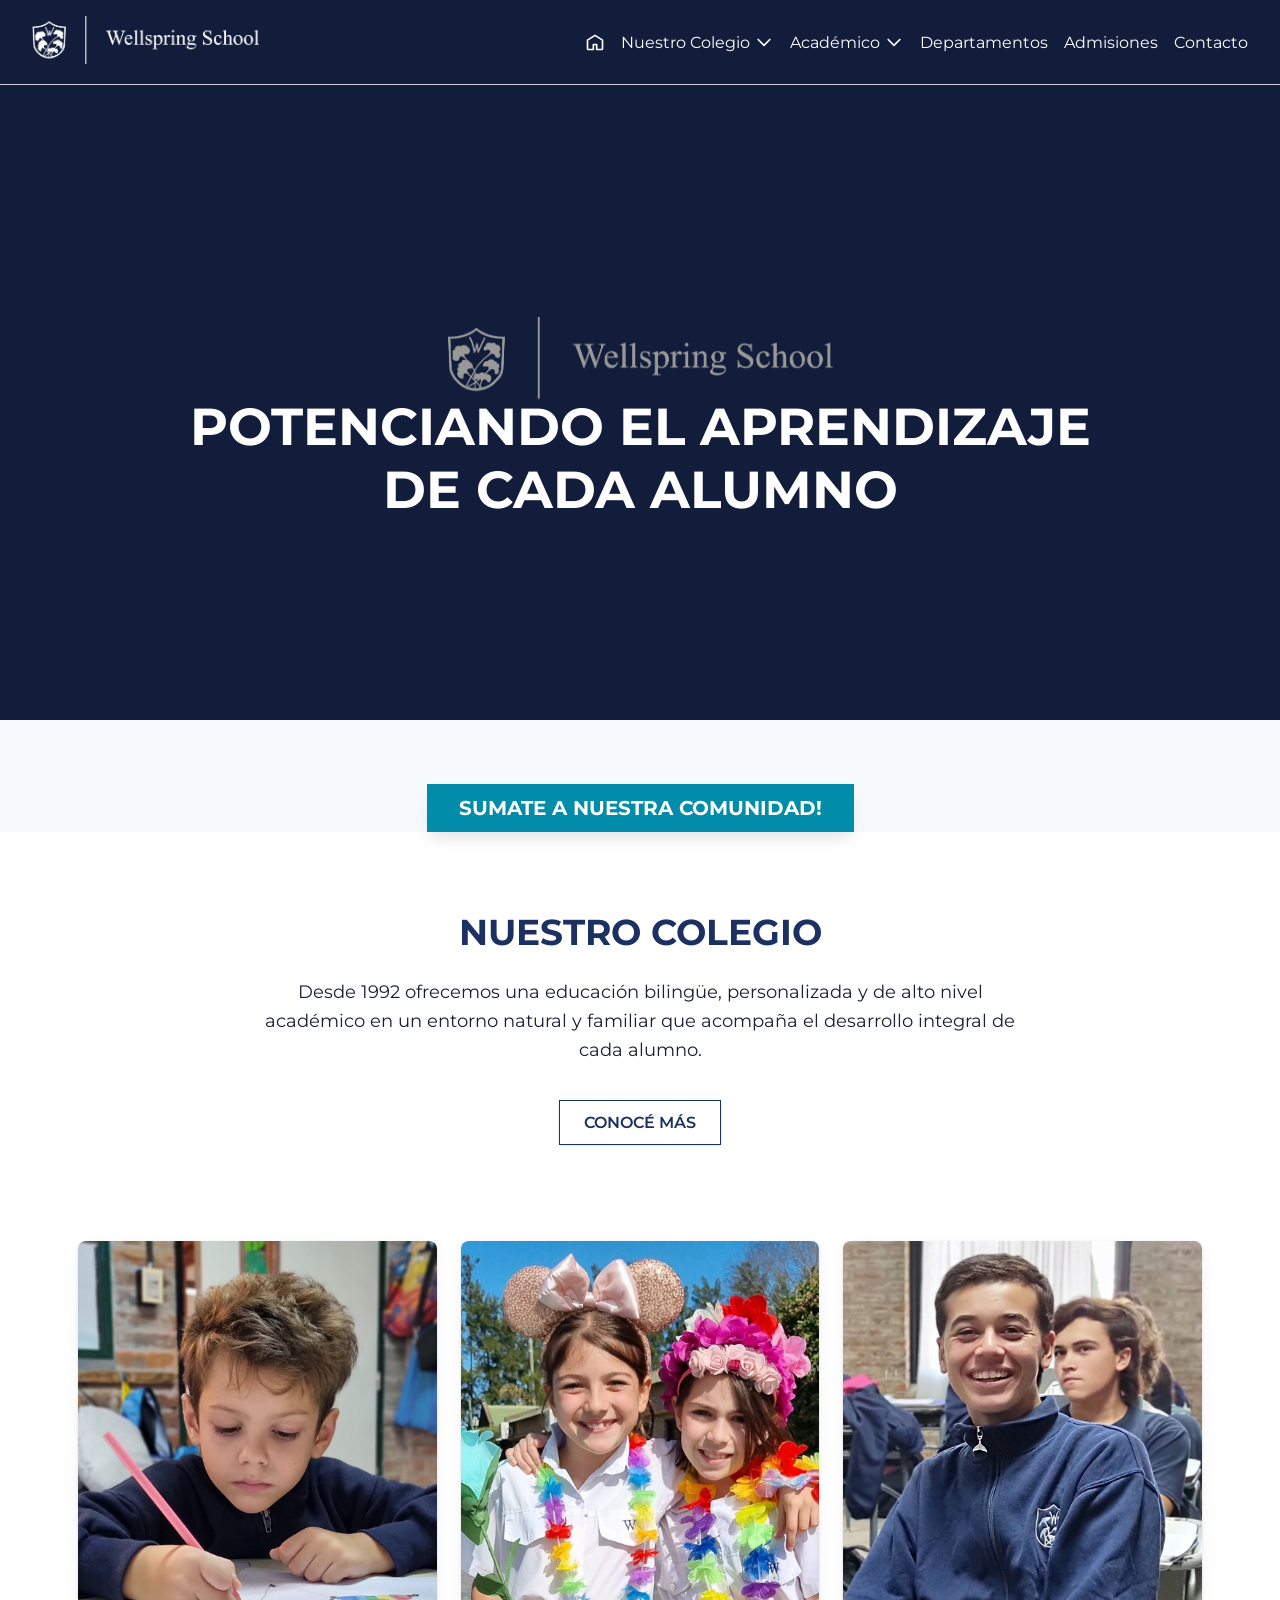
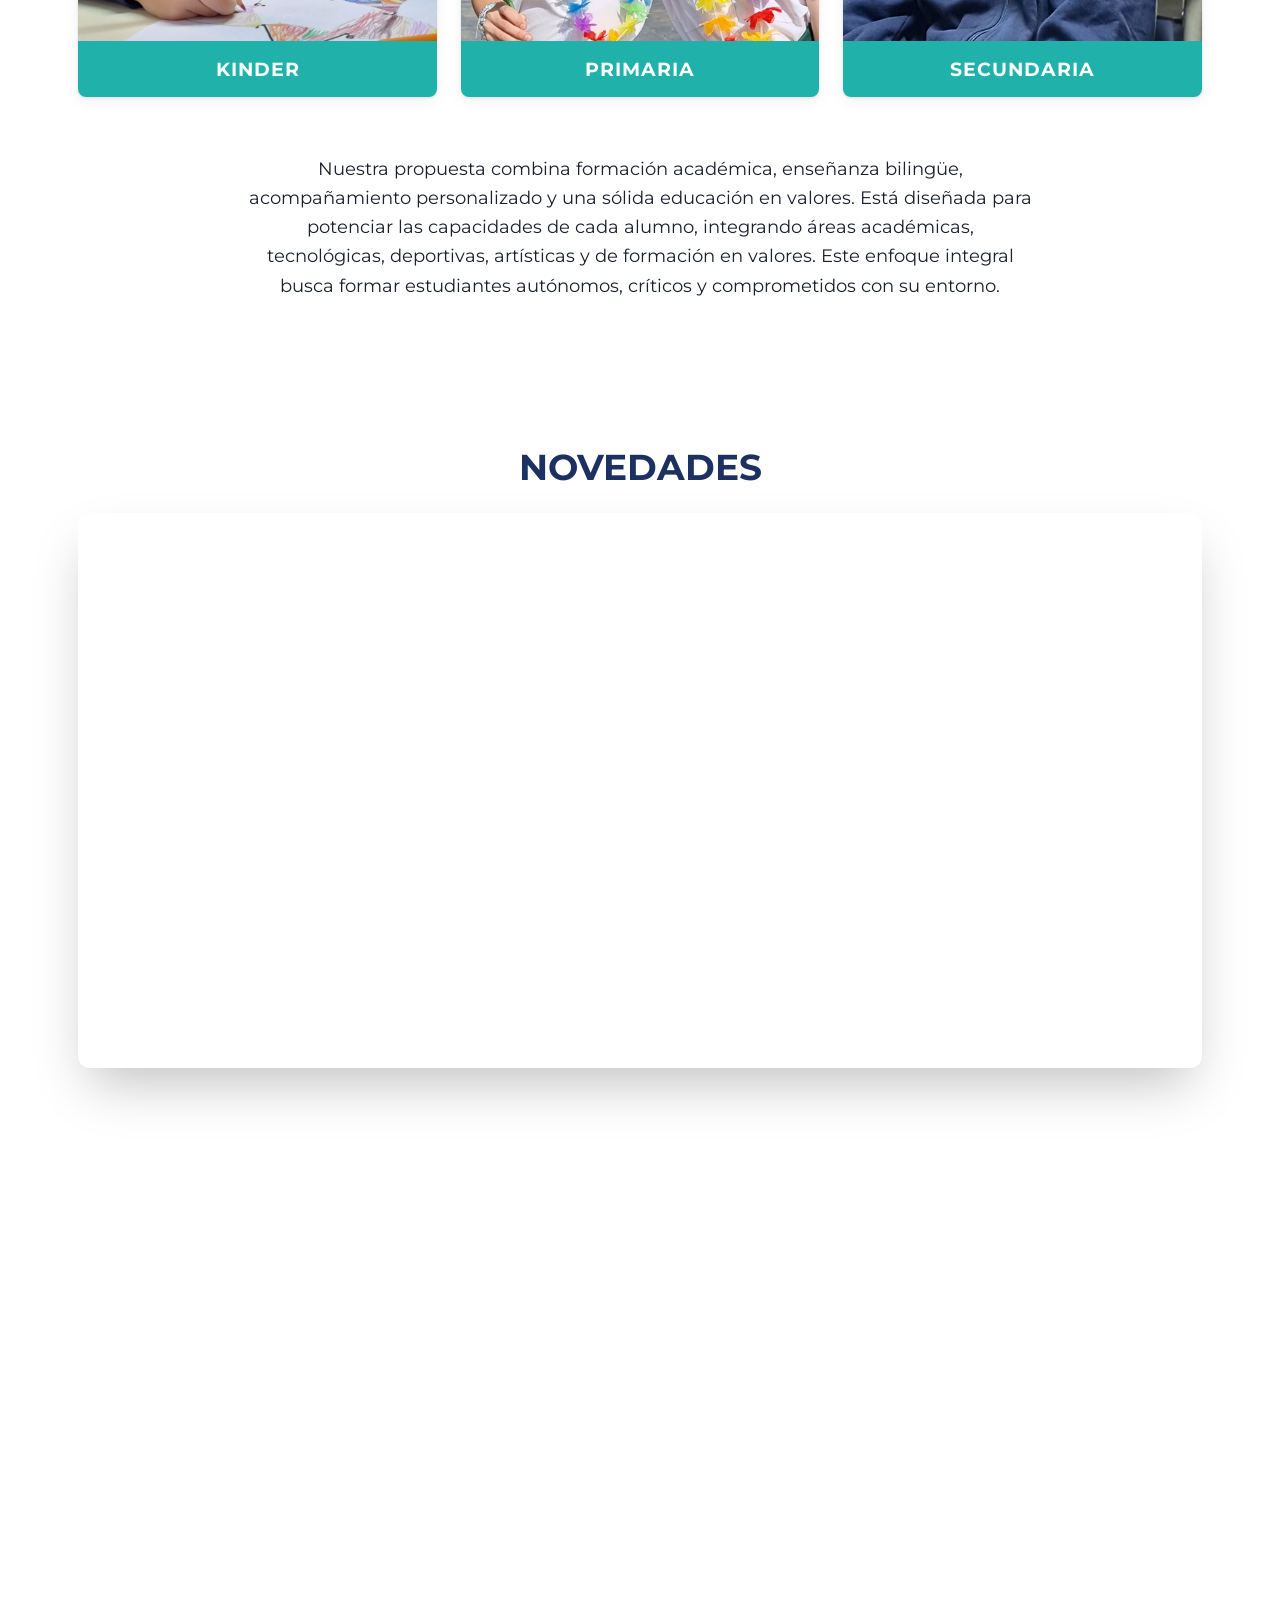
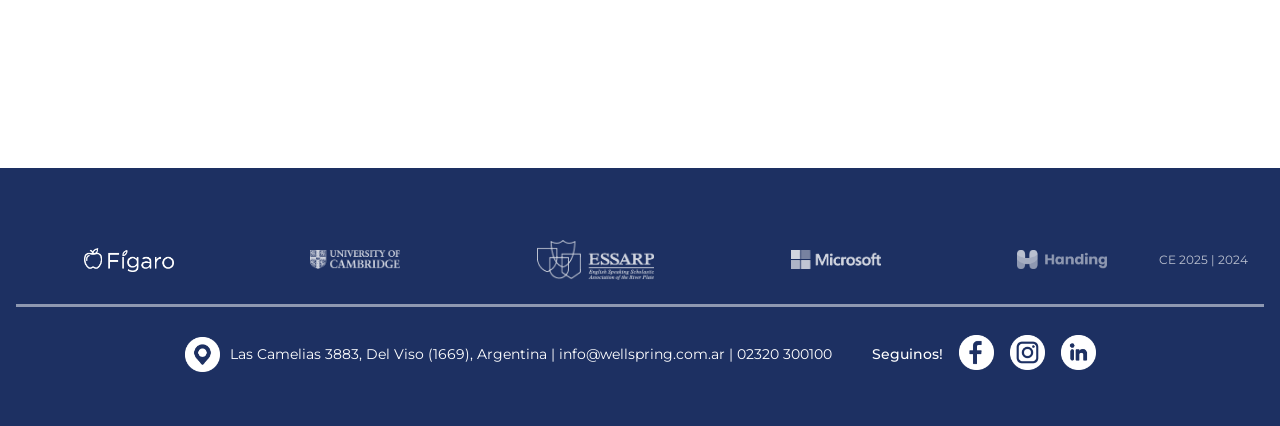
<file: index.html>
<!DOCTYPE html>
<html lang="es">
<head>
    <meta charset="UTF-8">
    <meta name="viewport" content="width=device-width, initial-scale=1.0">
    
    <title>Colegio Wellspring | Educación Integral en Pilar</title>
    <meta name="description" content="Colegio Wellspring en Pilar: educación desde Jardín, Primaria y Secundaria. Excelencia académica, valores, deporte, arte y compromiso comunitario.">
    <meta name="robots" content="index, follow">
    <link rel="canonical" href="http://www.wellspring.com.ar/">

    <meta property="og:title" content="Colegio Wellspring | Educación Integral en Pilar">
    <meta property="og:description" content="Educación desde Jardín hasta Secundaria. Valores, innovación y excelencia académica.">
    <meta property="og:image" content="img/logo-wellspring.png">
    <meta property="og:url" content="http://www.wellspring.com.ar/">
    <meta property="og:type" content="website">

    <meta name="twitter:card" content="summary_large_image">
    <meta name="twitter:title" content="Colegio Wellspring | Educación Integral en Pilar">
    <meta name="twitter:description" content="Educación desde Jardín hasta Secundaria con valores, arte, deporte e innovación.">
    <meta name="twitter:image" content="img/logo-wellspring.png">
    <link rel="preconnect" href="https://fonts.googleapis.com">
    <link rel="preconnect" href="https://fonts.gstatic.com" crossorigin>
    <link href="https://fonts.googleapis.com/css2?family=Montserrat:wght@400;600;700;800&display=swap" rel="stylesheet">
    <link rel="stylesheet" href="css/style.css"> 
    <link rel="icon" type="image/jpeg" href="img/favicon.jpeg">
    <link rel="apple-touch-icon" href="img/favicon.jpeg">
</head>
<body class="home-page page-body"> 
    <header class="main-header" id="main-header">
        <div class="header-container">
            <a href="index.html" class="logo-link">
                <img src="img/logo_wellspring.png" alt="Logo del Colegio Wellspring" class="logo">
            </a>
            
            <nav id="desktop-nav" class="desktop-nav">
                <a href="index.html" class="nav-link home-icon-link nav-link-activo" aria-label="Ir a la página de inicio">
                    <svg xmlns="http://www.w3.org/2000/svg" class="home-icon" fill="none" viewBox="0 0 24 24">
                        <path stroke-linecap="round" stroke-linejoin="round" stroke-width="2" d="M3 9.75L12 4l9 5.75V20a1 1 0 01-1 1h-6v-6H10v6H4a1 1 0 01-1-1V9.75z" />
                    </svg>
                </a>
                
                <div class="dropdown-menu">
                    <a href="quienes-somos.html" class="nav-link dropdown-toggle" aria-expanded="false" aria-controls="qs-submenu-desktop"> 
                        <span>Nuestro Colegio</span>
                        <svg xmlns="http://www.w3.org/2000/svg" class="dropdown-icon" fill="none" viewBox="0 0 24 24"> 
                            <path stroke-linecap="round" stroke-linejoin="round" stroke-width="2" d="M19 9l-7 7-7-7" />
                        </svg>
                    </a>
                    <div id="qs-submenu-desktop" class="dropdown-submenu">
                        <a href="quienes-somos.html#historia" class="submenu-link">Historia</a> 
                        <a href="quienes-somos.html#infra" class="submenu-link">Infraestructura</a>
                        <a href="quienes-somos.html#valores" class="submenu-link">Nuestros Pilares</a>
                    </div>
                </div>

                <div class="dropdown-menu">
                    <a href="#niveles" class="nav-link dropdown-toggle" aria-expanded="false" aria-controls="niveles-submenu-desktop">
                        <span>Académico</span>
                        <svg xmlns="http://www.w3.org/2000/svg" class="dropdown-icon" fill="none" viewBox="0 0 24 24">
                            <path stroke-linecap="round" stroke-linejoin="round" stroke-width="2" d="M19 9l-7 7-7-7" />
                        </svg>
                    </a>
                    <div id="niveles-submenu-desktop" class="dropdown-submenu">
                        <a href="jardin.html" class="submenu-link">Kinder</a>
                        <a href="primaria.html" class="submenu-link">Primaria</a>
                        <a href="secundaria.html" class="submenu-link">Secundaria</a>
                    </div>
                </div>

                <a href="dptos.html" class="nav-link">Departamentos</a>
                <a href="admisiones.html" class="nav-link">Admisiones</a>
                <a href="contacto.html" class="nav-link">Contacto</a>
            </nav>

            <button id="menu-btn" class="menu-toggle-btn" aria-label="Abrir menú de navegación" aria-controls="mobile-menu" aria-expanded="false">
                <svg id="icon-open" class="menu-icon" fill="none" stroke="currentColor" stroke-width="2" viewBox="0 0 24 24">
                    <path stroke-linecap="round" stroke-linejoin="round" d="M4 6h16M4 12h16M4 18h16" />
                </svg>
                <svg id="icon-close" class="menu-icon menu-icon-close hidden" fill="none" stroke="currentColor" stroke-width="2" viewBox="0 0 24 24">
                    <path stroke-linecap="round" stroke-linejoin="round" d="M6 18L18 6M6 6l12 12" />
                </svg>
            </button>
        </div>
          
        <nav id="mobile-menu" class="mobile-nav-menu hidden">
    
            <button id="qs-btn" class="mobile-nav-link menu-toggle-button" aria-expanded="false" aria-controls="qs-submenu">
                <span>Nuestro Colegio</span>
                <svg xmlns="http://www.w3.org/2000/svg" class="mobile-arrow-icon" fill="none" viewBox="0 0 24 24" stroke="currentColor">
                    <path stroke-linecap="round" stroke-linejoin="round" stroke-width="2" d="M19 9l-7 7-7-7" />
                </svg>
            </button>
            <div id="qs-submenu" class="mobile-submenu hidden"> 
                <a href="quienes-somos.html#historia" class="mobile-submenu-link">Historia</a>
                <a href="quienes-somos.html#infra" class="mobile-submenu-link">Infraestructura</a>
                <a href="quienes-somos.html#valores" class="mobile-submenu-link">Nuestros Pilares</a>
            </div>

            <button id="niveles-btn" class="mobile-nav-link menu-toggle-button" aria-expanded="false" aria-controls="niveles-submenu">
                <span>Académico</span>
                <svg xmlns="http://www.w3.org/2000/svg" class="mobile-arrow-icon" fill="none" viewBox="0 0 24 24" stroke="currentColor">
                    <path stroke-linecap="round" stroke-linejoin="round" stroke-width="2" d="M19 9l-7 7-7-7" />
                </svg>
            </button>
            <div id="niveles-submenu" class="mobile-submenu hidden">
                <a href="jardin.html" class="mobile-submenu-link">Kinder</a>
                <a href="primaria.html" class="mobile-submenu-link">Primaria</a>
                <a href="secundaria.html" class="mobile-submenu-link">Secundaria</a>
            </div>
            <a href="dptos.html" class="mobile-nav-link">
                <span>Departamentos</span>
            </a>
            <a href="admisiones.html" class="mobile-nav-link">
                <span>Admisiones</span>
            </a>
            <a href="contacto.html" class="mobile-nav-link">
                <span>Contacto</span>
            </a>
        </nav>
    </header>

    <main>
        <section id="inicio" class="hero-section">
            <video autoplay muted loop playsinline class="hero-video" poster="img/00.jpg">
                <source src="https://res.cloudinary.com/dbfdnysic/video/upload/q_auto:eco,vc_auto,w_1000/v1761057016/01_index_video_web_waiirr.mp4" type="video/mp4">
                <p aria-label="Video de bienvenida mostrando instalaciones y alumnos del colegio.">Tu navegador no soporta video en HTML5.</p>
            </video>
            <div class="hero-overlay"></div> 
            <div class="hero-content">
                <h1 id="main-heading" class="hero-title animate-fadeInDown">POTENCIANDO EL APRENDIZAJE DE CADA ALUMNO</h1>
            </div>
        </section>
        
        <section id="admisiones" class="section-admisiones" data-scroll-mt> 
            <div class="container mx-auto">
                <a href="https://docs.google.com/forms/d/e/1FAIpQLScDGPkgRx5Au30HoYNTpN-NOKW8CtEMfjSeXSWwAISlra93hA/viewform?usp=header" target="_blank" class="cta-button-admisiones">
                    SUMATE A NUESTRA COMUNIDAD!
                </a>
            </div>
        </section>


        <section id="quienes" class="section-quienes" data-scroll-mt> 
            <div class="container mx-auto section-content">
                <h2 class="section-title">NUESTRO COLEGIO</h2>
                <p class="section-text-center">
                    Desde 1992 ofrecemos una educación bilingüe, personalizada y de alto nivel académico en un entorno natural y familiar que acompaña el desarrollo integral de cada alumno.
                </p>
                <a href="quienes-somos.html" class="cta-button-primary">
                    CONOCÉ MÁS
                </a>
            </div>
        </section>

        <section id="niveles" class="section-niveles" data-scroll-mt> 
            <div class="container mx-auto section-content">
               <div class="card-grid">
    
                    <article class="level-card">
                        <a href="jardin.html" class="card-button">
                        <img src="img/seccion_kinder.jpg" alt="Niños jugando en el jardín de infantes" class="card-image object-focus-top-mid" loading="lazy">
                        <div class="card-title-band">
                        <h3 class="card-title">KINDER</h3>
                        </div></a>
                    </article>
                    
                    <article class="level-card">
                        <a href="primaria.html" class="card-button">
                        <img src="img/seccion_ep.jpg" alt="Estudiantes de primaria en un aula" class="card-image object-focus-top-mid" loading="lazy">
                        <div class="card-title-band">
                            <h3 class="card-title">Primaria</h3>
                        </div></a>
                    </article>
                    
                    <article class="level-card">
                        <a href="secundaria.html" class="card-button">
                        <img src="img/seccion_es.jpg" alt="Estudiantes de secundaria en clase de ciencias" class="card-image" loading="lazy">
                        <div class="card-title-band">
                            <h3 class="card-title">Secundaria</h3>
                        </div></a>
                    </article>
    
                </div>
                    <p class="section-text-center">
                        Nuestra propuesta combina formación académica, enseñanza bilingüe, acompañamiento personalizado y una sólida educación en valores. Está diseñada para potenciar las capacidades de cada alumno, integrando áreas académicas, tecnológicas, deportivas, artísticas y de formación en valores. Este enfoque integral busca formar estudiantes autónomos, críticos y comprometidos con su entorno.
                    </p>
            </div>
        </section>

        <section id="instagram" class="section-instagram" data-scroll-mt> 
            <div class="container mx-auto section-content">    
                <h2 class="section-title">NOVEDADES</h2>
                <div class="instagram-embed-wrapper">
                    <iframe 
                        data-src="https://www.instagram.com/colegiowellspring/embed"
                        width="100%" height="555"
                        frameborder="0"
                        scrolling="yes"
                        allowtransparency="true"
                        title="Feed de Instagram de Colegio Wellspring"
                        class="instagram-iframe" 
                        loading="lazy">
                    </iframe>
                </div>
            </div>
        </section>
        <section id="maps" class="maps-column-center">
            <div class="container mx-auto section-content">    
                <iframe 
                    data-src="https://www.google.com/maps/embed?pb=!1m18!1m12!1m3!1d3291.68822005086!2d-58.7417449!3d-34.4239704!2m3!1f0!2f0!3f0!3m2!1i1024!2i768!4f13.1!3m3!1m2!1s0x95bc998c0b5f8919%3A0xb3e6480d1e3d0618!2sLas%20Camelias%203883%2C%20B1669%20Del%20Viso%2C%20Provincia%20de%20Buenos%20Aires!5e0!3m2!1ses-419!2sar!4v1678896000000!5m2!1ses-419!2sar" 
                    width="100%" 
                    height="30.5rem" 
                    style="border:0;" 
                    allowfullscreen="" 
                    loading="lazy" 
                    referrerpolicy="no-referrer-when-downgrade"
                    title="Ubicación del Colegio Wellspring en Google Maps"
                    class="map-iframe"
                    src=""> 
                </iframe>
            </div>    
        </section> 
    </main>

    <footer id="contacto" class="main-footer" data-scroll-mt>
            <div class="footer-convenios">
            <div class="convenios-grid footer-convenios-grid">
                <img src="img/pie_figaro_logo-01.png" alt="Logo de Fígaro" class="convenio-logo-sm" loading="lazy">
                <img src="img/pie-cambridge.png" alt="Logo de Cambridge" class="convenio-logo-sm" loading="lazy">
                <img src="img/pie-essarp.png" alt="Logo de ESSARP" class="convenio-logo-lg" loading="lazy">
                <img src="img/pie-microsoft.png" alt="Logo de Microsoft" class="convenio-logo-sm" loading="lazy">
                <img src="img/logo_handing.png" alt="Logo de Handing" class="convenio-logo-sm" loading="lazy">
            </div>
            <div class="copyright-year">
                <p>CE 2025 | 2024</p>
            </div>
            </div>   
            <div class="footer-social-bar">
                <div class="container footer-content-flex">
                <div class="footer-contact-info">
                    <img src="img/ubicacion.png" alt="icono de ubicacion" class="logosredes">
                    <span class="contact-detail-link">
                    Las Camelias 3883, Del Viso (1669), Argentina | 
                    info@wellspring.com.ar | 
                    02320 300100
                    </span>
                </div>
                <div class="social-links">
                <p class="social-follow-text">Seguinos!</p> 
                    <a href="https://www.facebook.com/colegiowellspring" target="_blank" class="social-link" aria-label="Facebook del Colegio Wellspring" class="social-text-link">
                        <img src="img/facebook.png" alt="Logo de Facebook" class="logosredes">
                    </a>
                    <a href="https://www.instagram.com/colegiowellspring" target="_blank" aria-label="Instagram del Colegio Wellspring" class="social-text-link">
                        <img src="img/instagram.png" alt="Logo de Instagram" class="logosredes">
                    </a>
                    <a href="https://www.linkedin.com/company/wellspring-school/" target="_blank" class="social-link" aria-label="Canal de Linkedin del Colegio Wellspring" class="social-text-link">
                        <img src="img/linkedin.png" alt="Logo de Linkedin" class="logosredes">
                    </a>
                </div>
                </div>
            </div>
    </footer>
    <script src="js/main.js"></script>
</body>
</html>
</file>
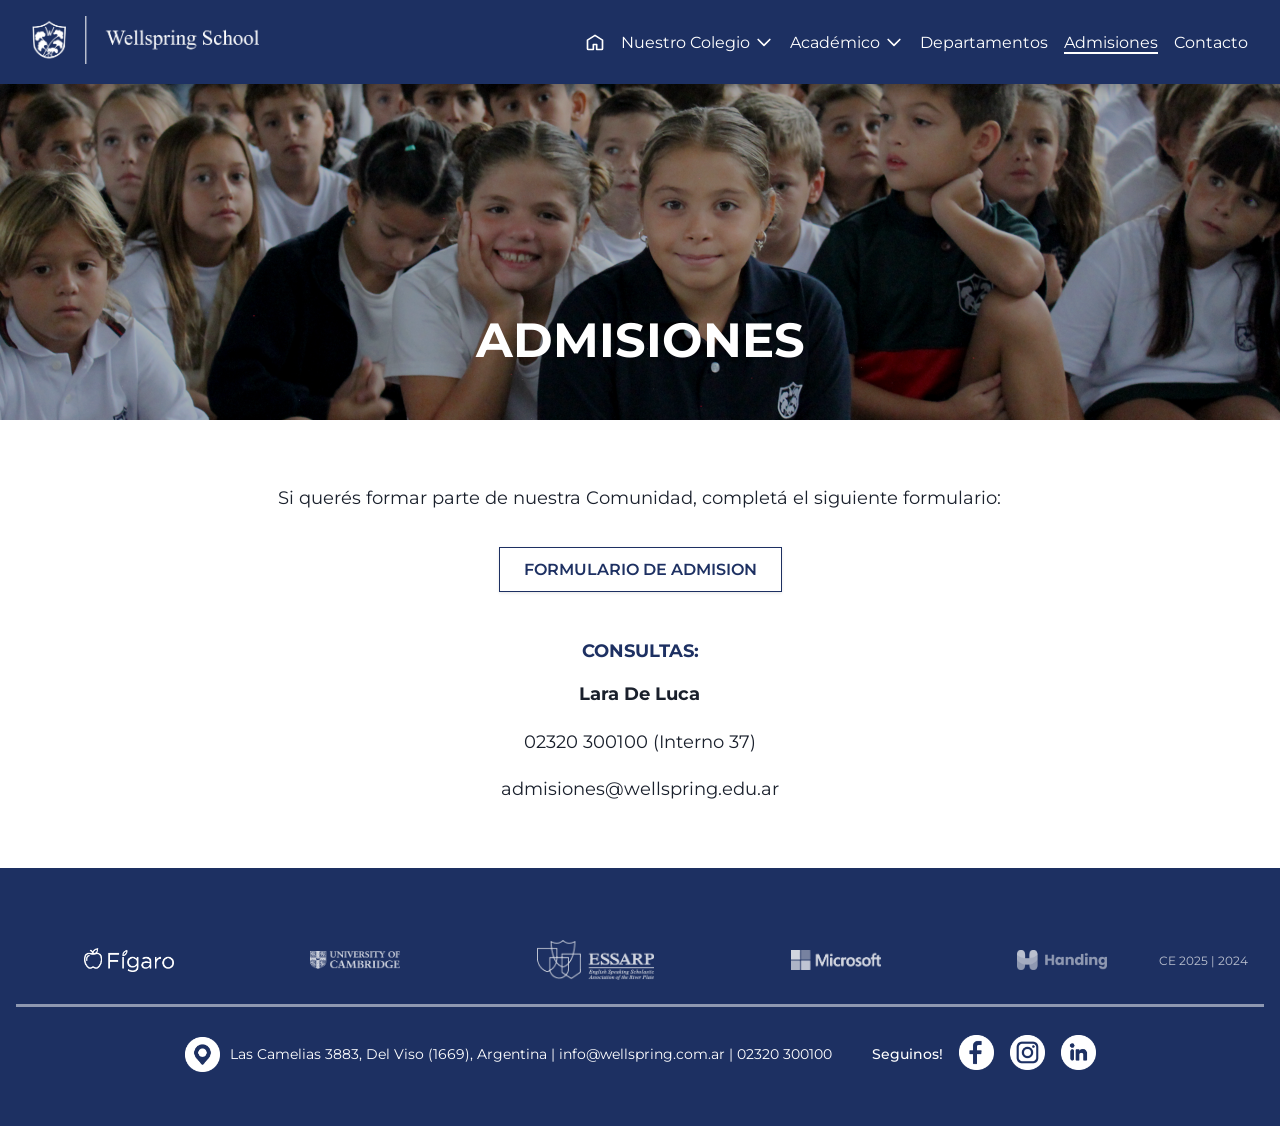
<file: admisiones.html>
<!DOCTYPE html>
<html lang="es">
<head>
  <meta charset="UTF-8">
  <meta name="viewport" content="width=device-width, initial-scale=1.0">
  
  <title>Admisiones | Colegio Wellspring</title>
  <meta name="description" content="Inscribite para el proximo año en el Colegio Wellspring.">
  <meta name="robots" content="index, follow">
  <link rel="canonical" href="http://www.wellspring.com.ar/admisiones.html">
  
  <meta property="og:title" content="Admisiones | Colegio Wellspring">
  <meta property="og:description" content="Inscribite para el proximo año en el Colegio Wellspring.">
  <meta property="og:image" content="img/encabezado_admisiones.jpg">
  <meta property="og:url" content="http://www.wellspring.com.ar/admisiones.html">
  <meta property="og:type" content="article">

  <meta name="twitter:card" content="summary_large_image">
  <meta name="twitter:title" content="Admisiones | Colegio Wellspring">
  <meta name="twitter:description" content="Inscribite para el proximo año en el Colegio Wellspring.">
  <meta name="twitter:image" content="img/encabezado_admisiones.jpg">
  <link rel="preconnect" href="https://fonts.googleapis.com">
    <link rel="preconnect" href="https://fonts.gstatic.com" crossorigin>
    <link href="https://fonts.googleapis.com/css2?family=Montserrat:wght@400;600;700;800&display=swap" rel="stylesheet">
  <link rel="stylesheet" href="css/style.css">
    <link rel="icon" type="image/jpeg" href="img/favicon.jpeg">
</head>
<body class="page-body fixed-blue-header">

   <header class="main-header" id="main-header">
        <div class="header-container">
            <a href="index.html" class="logo-link">
                <img src="img/logo_wellspring.png" alt="Logo del Colegio Wellspring" class="logo">
            </a>
            
            <nav id="desktop-nav" class="desktop-nav">
                <a href="index.html" class="nav-link home-icon-link" aria-label="Ir a la página de inicio">
                    <svg xmlns="http://www.w3.org/2000/svg" class="home-icon" fill="none" viewBox="0 0 24 24">
                        <path stroke-linecap="round" stroke-linejoin="round" stroke-width="2" d="M3 9.75L12 4l9 5.75V20a1 1 0 01-1 1h-6v-6H10v6H4a1 1 0 01-1-1V9.75z" />
                    </svg>
                </a>
                
                <div class="dropdown-menu">
                    <a href="quienes-somos.html" class="nav-link dropdown-toggle" aria-expanded="false" aria-controls="qs-submenu-desktop"> 
                        <span>Nuestro Colegio</span>
                        <svg xmlns="http://www.w3.org/2000/svg" class="dropdown-icon" fill="none" viewBox="0 0 24 24"> 
                            <path stroke-linecap="round" stroke-linejoin="round" stroke-width="2" d="M19 9l-7 7-7-7" />
                        </svg>
                    </a>
                    <div id="qs-submenu-desktop" class="dropdown-submenu">
                        <a href="quienes-somos.html#historia" class="submenu-link">Historia</a> 
                        <a href="quienes-somos.html#infra" class="submenu-link">Infraestructura</a>
                        <a href="quienes-somos.html#valores" class="submenu-link">Nuestros Pilares</a>
                    </div>
                </div>

                <div class="dropdown-menu">
                    <a href="index.html#niveles" class="nav-link dropdown-toggle" aria-expanded="false" aria-controls="niveles-submenu-desktop">
                        <span>Académico</span>
                        <svg xmlns="http://www.w3.org/2000/svg" class="dropdown-icon" fill="none" viewBox="0 0 24 24">
                            <path stroke-linecap="round" stroke-linejoin="round" stroke-width="2" d="M19 9l-7 7-7-7" />
                        </svg>
                    </a>
                    <div id="niveles-submenu-desktop" class="dropdown-submenu">
                        <a href="jardin.html" class="submenu-link">Kinder</a>
                        <a href="primaria.html" class="submenu-link">Primaria</a>
                        <a href="secundaria.html" class="submenu-link">Secundaria</a>
                    </div>
                </div>

                <a href="dptos.html" class="nav-link">Departamentos</a>
                <a href="admisiones.html" class="nav-link nav-link-activo">Admisiones</a>
                <a href="contacto.html" class="nav-link">Contacto</a>
            </nav>

            <button id="menu-btn" class="menu-toggle-btn" aria-label="Abrir menú de navegación" aria-controls="mobile-menu" aria-expanded="false">
                <svg id="icon-open" class="menu-icon" fill="none" stroke="currentColor" stroke-width="2" viewBox="0 0 24 24">
                    <path stroke-linecap="round" stroke-linejoin="round" d="M4 6h16M4 12h16M4 18h16" />
                </svg>
                <svg id="icon-close" class="menu-icon menu-icon-close hidden" fill="none" stroke="currentColor" stroke-width="2" viewBox="0 0 24 24">
                    <path stroke-linecap="round" stroke-linejoin="round" d="M6 18L18 6M6 6l12 12" />
                </svg>
            </button>
        </div>
          
        <nav id="mobile-menu" class="mobile-nav-menu hidden">
    
            <button id="qs-btn" class="mobile-nav-link menu-toggle-button" aria-expanded="false" aria-controls="qs-submenu">
                <span>Nuestro Colegio</span>
                <svg xmlns="http://www.w3.org/2000/svg" class="mobile-arrow-icon" fill="none" viewBox="0 0 24 24" stroke="currentColor">
                    <path stroke-linecap="round" stroke-linejoin="round" stroke-width="2" d="M19 9l-7 7-7-7" />
                </svg>
            </button>
            <div id="qs-submenu" class="mobile-submenu hidden"> 
                <a href="quienes-somos.html#historia" class="mobile-submenu-link">Historia</a>
                <a href="quienes-somos.html#infra" class="mobile-submenu-link">Infraestructura</a>
                <a href="quienes-somos.html#valores" class="mobile-submenu-link">Nuestros Pilares</a>
            </div>

            <button id="niveles-btn" class="mobile-nav-link menu-toggle-button" aria-expanded="false" aria-controls="niveles-submenu">
                <span>Académico</span>
                <svg xmlns="http://www.w3.org/2000/svg" class="mobile-arrow-icon" fill="none" viewBox="0 0 24 24" stroke="currentColor">
                    <path stroke-linecap="round" stroke-linejoin="round" stroke-width="2" d="M19 9l-7 7-7-7" />
                </svg>
            </button>
            <div id="niveles-submenu" class="mobile-submenu hidden">
                <a href="jardin.html" class="mobile-submenu-link">Kinder</a>
                <a href="primaria.html" class="mobile-submenu-link">Primaria</a>
                <a href="secundaria.html" class="mobile-submenu-link">Secundaria</a>
            </div>
            <a href="dptos.html" class="mobile-nav-link">
                <span>Departamentos</span>
            </a>
            <a href="admisiones.html" class="mobile-nav-link">
                <span>Admisiones</span>
            </a>
            <a href="contacto.html" class="mobile-nav-link">
                <span>Contacto</span>
            </a>
        </nav>
    </header>
    <main>
      <section id="inicio" class="hero-section-page page-section-hero" style="background-image: url('img/encabezado_admisiones.jpg');" data-scroll-mt aria-labelledby="main-heading">
        <div class="hero-overlay-page"></div>
        <div class="hero-content hero-content-page">
            <h1 id="main-heading" class="page-title">ADMISIONES</h1>
        </div>
      </section>

    <div class="container mx-auto section-content">
                <p class="section-text-centera">
                    Si querés formar parte de nuestra Comunidad, completá el siguiente formulario:
                </p>
                <a href="https://docs.google.com/forms/d/e/1FAIpQLScDGPkgRx5Au30HoYNTpN-NOKW8CtEMfjSeXSWwAISlra93hA/viewform?usp=header" class="cta-button-primary">
                    FORMULARIO DE ADMISION
                </a>
                <h3 class="kinder-subtitle-timea">CONSULTAS:</h3>
                <p class="section-text-center" style="font-weight: bold;">
                    Lara De Luca
                </p>

                <p class="section-text-center">
                    02320 300100 (Interno 37)
                </p>
                <p class="section-text-center">
                   admisiones@wellspring.edu.ar
                </p>
            </div>
    </main>

     <footer id="contacto" class="main-footer" data-scroll-mt>
            <div class="footer-convenios">
            <div class="convenios-grid footer-convenios-grid">
                <img src="img/pie_figaro_logo-01.png" alt="Logo de Fígaro" class="convenio-logo-sm" loading="lazy">
                <img src="img/pie-cambridge.png" alt="Logo de Cambridge" class="convenio-logo-sm" loading="lazy">
                <img src="img/pie-essarp.png" alt="Logo de ESSARP" class="convenio-logo-lg" loading="lazy">
                <img src="img/pie-microsoft.png" alt="Logo de Microsoft" class="convenio-logo-sm" loading="lazy">
                <img src="img/logo_handing.png" alt="Logo de Handing" class="convenio-logo-sm" loading="lazy">
            </div>
            <div class="copyright-year">
                <p>CE 2025 | 2024</p>
            </div>
            </div>   
            <div class="footer-social-bar">
                <div class="container footer-content-flex">
                <div class="footer-contact-info">
                    <img src="img/ubicacion.png" alt="icono de ubicacion" class="logosredes">
                    <span class="contact-detail-link">
                    Las Camelias 3883, Del Viso (1669), Argentina | 
                    info@wellspring.com.ar | 
                    02320 300100
                    </span>
                </div>
                <div class="social-links">
                <p class="social-follow-text">Seguinos!</p> 
                    <a href="https://www.facebook.com/colegiowellspring" target="_blank" class="social-link" aria-label="Facebook del Colegio Wellspring" class="social-text-link">
                        <img src="img/facebook.png" alt="Logo de Facebook" class="logosredes">
                    </a>
                    <a href="https://www.instagram.com/colegiowellspring" target="_blank" aria-label="Instagram del Colegio Wellspring" class="social-text-link">
                        <img src="img/instagram.png" alt="Logo de Instagram" class="logosredes">
                    </a>
                    <a href="https://www.linkedin.com/company/wellspring-school/" target="_blank" class="social-link" aria-label="Canal de Linkedin del Colegio Wellspring" class="social-text-link">
                        <img src="img/linkedin.png" alt="Logo de Linkedin" class="logosredes">
                    </a>
                </div>
                </div>
            </div>
    </footer>
    
    <script src="js/main.js"></script>
</body>
</html>
</file>
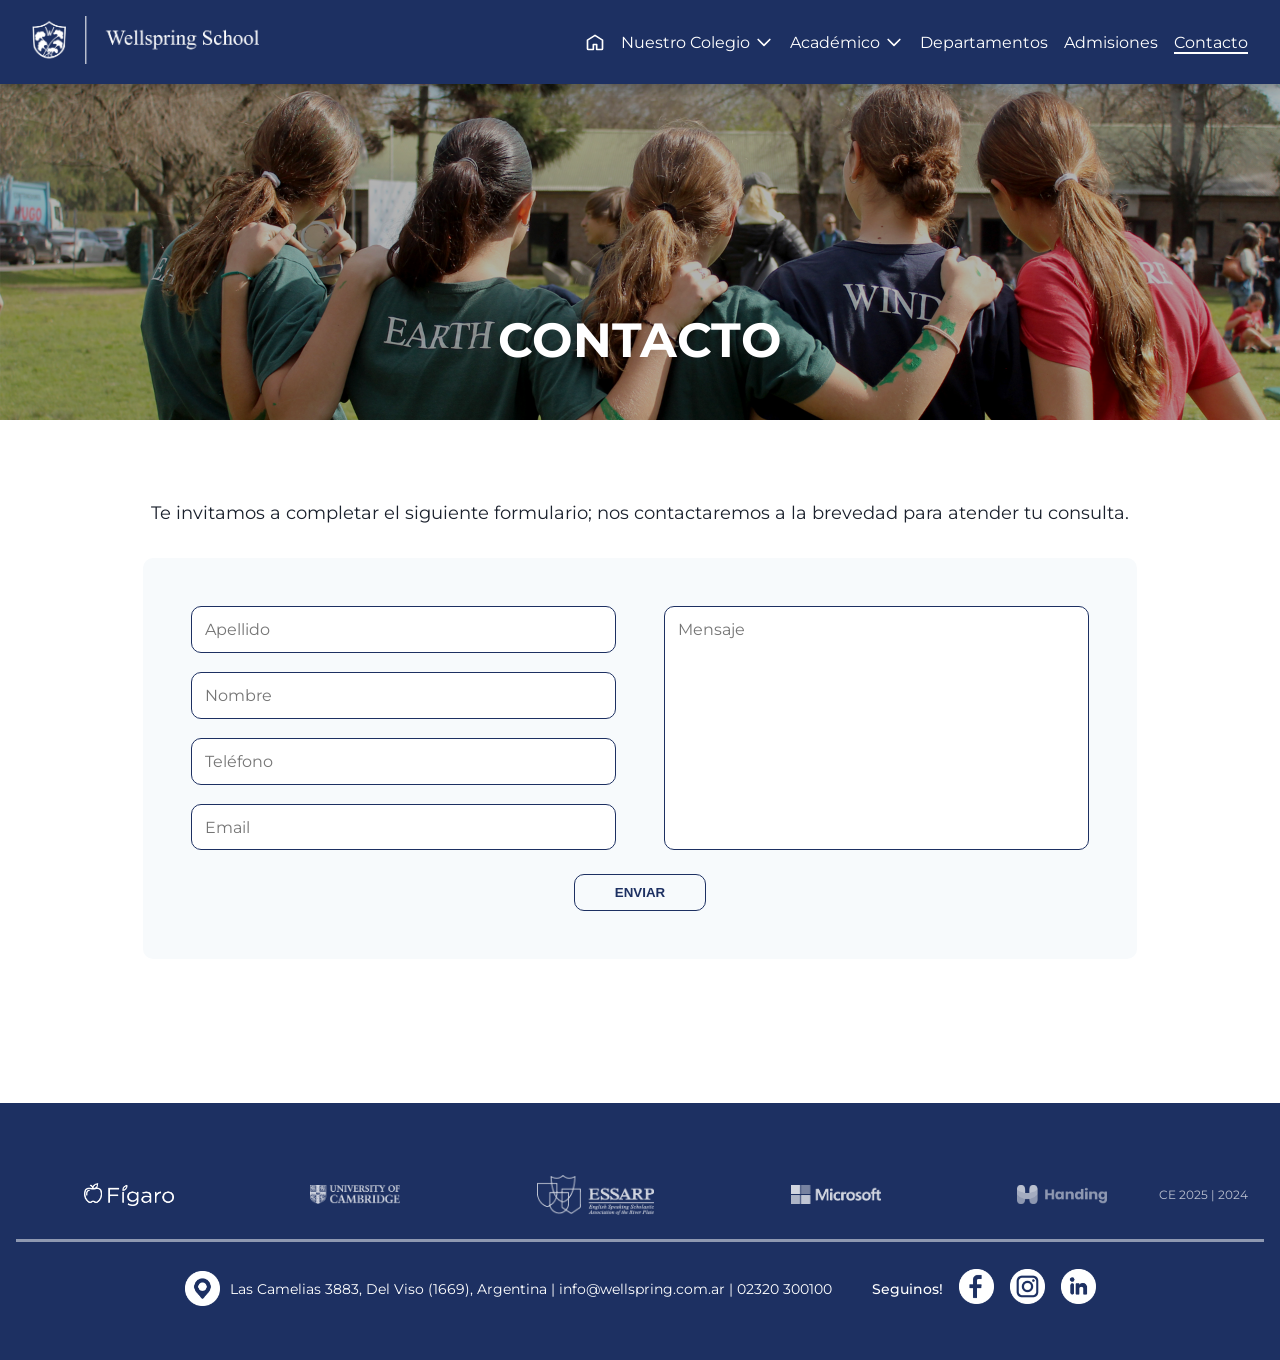
<file: contacto.html>
<!DOCTYPE html>
<html lang="es">
<head>
  <meta charset="UTF-8">
  <meta name="viewport" content="width=device-width, initial-scale=1.0">
  
  <title>Contacto | Colegio Wellspring</title>
  <meta name="description" content="Información sobre el colegio. Escribinos para saber mas.">
  <meta name="robots" content="index, follow">
  <link rel="canonical" href="http://www.wellspring.com.ar/contacto.html">
  
  <meta property="og:title" content="Contacto | Colegio Wellspring">
  <meta property="og:description" content="Contactate con nosotros, enviandonos un mensaje">
  <meta property="og:image" content="img/encabezado_contacto.jpg">
  <meta property="og:url" content="http://www.wellspring.com.ar/contacto.html">
  <meta property="og:type" content="article">

  <meta name="twitter:card" content="summary_large_image">
  <meta name="twitter:title" content="Contacto | Colegio Wellspring">
  <meta name="twitter:description" content="Información sobre el colegio. Escribinos para saber mas.">
  <meta name="twitter:image" content="img/encabezado_contacto.jpg">
  <link rel="preconnect" href="https://fonts.googleapis.com">
    <link rel="preconnect" href="https://fonts.gstatic.com" crossorigin>
    <link href="https://fonts.googleapis.com/css2?family=Montserrat:wght@400;600;700;800&display=swap" rel="stylesheet">
  <link rel="stylesheet" href="css/style.css">
    <link rel="icon" type="image/jpeg" href="img/favicon.jpeg">
</head>
<body class="page-body fixed-blue-header">

   <header class="main-header" id="main-header">
        <div class="header-container">
            <a href="index.html" class="logo-link">
                <img src="img/logo_wellspring.png" alt="Logo del Colegio Wellspring" class="logo">
            </a>
            
            <nav id="desktop-nav" class="desktop-nav">
                <a href="index.html" class="nav-link home-icon-link" aria-label="Ir a la página de inicio">
                    <svg xmlns="http://www.w3.org/2000/svg" class="home-icon" fill="none" viewBox="0 0 24 24">
                        <path stroke-linecap="round" stroke-linejoin="round" stroke-width="2" d="M3 9.75L12 4l9 5.75V20a1 1 0 01-1 1h-6v-6H10v6H4a1 1 0 01-1-1V9.75z" />
                    </svg>
                </a>
                
                <div class="dropdown-menu">
                    <a href="quienes-somos.html" class="nav-link dropdown-toggle" aria-expanded="false" aria-controls="qs-submenu-desktop"> 
                        <span>Nuestro Colegio</span>
                        <svg xmlns="http://www.w3.org/2000/svg" class="dropdown-icon" fill="none" viewBox="0 0 24 24"> 
                            <path stroke-linecap="round" stroke-linejoin="round" stroke-width="2" d="M19 9l-7 7-7-7" />
                        </svg>
                    </a>
                    <div id="qs-submenu-desktop" class="dropdown-submenu">
                        <a href="quienes-somos.html#historia" class="submenu-link">Historia</a> 
                        <a href="quienes-somos.html#infra" class="submenu-link">Infraestructura</a>
                        <a href="quienes-somos.html#valores" class="submenu-link">Nuestros Pilares</a>
                    </div>
                </div>

                <div class="dropdown-menu">
                    <a href="index.html#niveles" class="nav-link dropdown-toggle" aria-expanded="false" aria-controls="niveles-submenu-desktop">
                        <span>Académico</span>
                        <svg xmlns="http://www.w3.org/2000/svg" class="dropdown-icon" fill="none" viewBox="0 0 24 24">
                            <path stroke-linecap="round" stroke-linejoin="round" stroke-width="2" d="M19 9l-7 7-7-7" />
                        </svg>
                    </a>
                    <div id="niveles-submenu-desktop" class="dropdown-submenu">
                        <a href="jardin.html" class="submenu-link">Kinder</a>
                        <a href="primaria.html" class="submenu-link">Primaria</a>
                        <a href="secundaria.html" class="submenu-link">Secundaria</a>
                    </div>
                </div>

                <a href="dptos.html" class="nav-link">Departamentos</a>
                <a href="admisiones.html" class="nav-link">Admisiones</a>
                <a href="contacto.html" class="nav-link nav-link-activo">Contacto</a>
            </nav>

            <button id="menu-btn" class="menu-toggle-btn" aria-label="Abrir menú de navegación" aria-controls="mobile-menu" aria-expanded="false">
                <svg id="icon-open" class="menu-icon" fill="none" stroke="currentColor" stroke-width="2" viewBox="0 0 24 24">
                    <path stroke-linecap="round" stroke-linejoin="round" d="M4 6h16M4 12h16M4 18h16" />
                </svg>
                <svg id="icon-close" class="menu-icon menu-icon-close hidden" fill="none" stroke="currentColor" stroke-width="2" viewBox="0 0 24 24">
                    <path stroke-linecap="round" stroke-linejoin="round" d="M6 18L18 6M6 6l12 12" />
                </svg>
            </button>
        </div>
          
        <nav id="mobile-menu" class="mobile-nav-menu hidden">
    
            <button id="qs-btn" class="mobile-nav-link menu-toggle-button" aria-expanded="false" aria-controls="qs-submenu">
                <span>Nuestro Colegio</span>
                <svg xmlns="http://www.w3.org/2000/svg" class="mobile-arrow-icon" fill="none" viewBox="0 0 24 24" stroke="currentColor">
                    <path stroke-linecap="round" stroke-linejoin="round" stroke-width="2" d="M19 9l-7 7-7-7" />
                </svg>
            </button>
            <div id="qs-submenu" class="mobile-submenu hidden"> 
                <a href="quienes-somos.html#historia" class="mobile-submenu-link">Historia</a>
                <a href="quienes-somos.html#infra" class="mobile-submenu-link">Infraestructura</a>
                <a href="quienes-somos.html#valores" class="mobile-submenu-link">Nuestros Pilares</a>
            </div>

            <button id="niveles-btn" class="mobile-nav-link menu-toggle-button" aria-expanded="false" aria-controls="niveles-submenu">
                <span>Académico</span>
                <svg xmlns="http://www.w3.org/2000/svg" class="mobile-arrow-icon" fill="none" viewBox="0 0 24 24" stroke="currentColor">
                    <path stroke-linecap="round" stroke-linejoin="round" stroke-width="2" d="M19 9l-7 7-7-7" />
                </svg>
            </button>
            <div id="niveles-submenu" class="mobile-submenu hidden">
                <a href="jardin.html" class="mobile-submenu-link">Kinder</a>
                <a href="primaria.html" class="mobile-submenu-link">Primaria</a>
                <a href="secundaria.html" class="mobile-submenu-link">Secundaria</a>
            </div>
            <a href="dptos.html" class="mobile-nav-link">
                <span>Departamentos</span>
            </a>
            <a href="admisiones.html" class="mobile-nav-link">
                <span>Admisiones</span>
            </a>
            <a href="contacto.html" class="mobile-nav-link">
                <span>Contacto</span>
            </a>
        </nav>
    </header>
    <main>
      <section id="inicio" class="hero-section-page" style="background-image: url('img/encabezado_contacto_2.jpg');" data-scroll-mt aria-labelledby="main-heading">
        <div class="hero-overlay-page"></div>
        <div class="hero-content hero-content-page">
            <h1 id="main-heading" class="page-title">CONTACTO</h1>
        </div>
      </section>

    <section class="section-quienes">
    <div class="container mx-auto section-content">
        <p class="main-text-body">
            Te invitamos a completar el siguiente formulario; nos contactaremos a la brevedad para atender tu consulta.
        </p>
        
        <form class="contact-form">
            <div class="form-grid">
                <div class="form-column">
                    <input type="text" name="apellido" placeholder="Apellido" required>
                    <input type="text" name="nombre" placeholder="Nombre" required>
                    <input type="tel" name="telefono" placeholder="Teléfono">
                    <input type="email" name="email" placeholder="Email" required>
                </div>

                <div class="form-column">
                    <textarea name="mensaje" placeholder="Mensaje" rows="8"></textarea>
                </div>
            </div>

            <div class="form-footer">
                <button type="submit" class="btn-enviar">ENVIAR</button>
            </div>
        </form>
    </div>
</section>
    </main>

     <footer id="contacto" class="main-footer" data-scroll-mt>
            <div class="footer-convenios">
            <div class="convenios-grid footer-convenios-grid">
                <img src="img/pie_figaro_logo-01.png" alt="Logo de Fígaro" class="convenio-logo-sm" loading="lazy">
                <img src="img/pie-cambridge.png" alt="Logo de Cambridge" class="convenio-logo-sm" loading="lazy">
                <img src="img/pie-essarp.png" alt="Logo de ESSARP" class="convenio-logo-lg" loading="lazy">
                <img src="img/pie-microsoft.png" alt="Logo de Microsoft" class="convenio-logo-sm" loading="lazy">
                <img src="img/logo_handing.png" alt="Logo de Handing" class="convenio-logo-sm" loading="lazy">
            </div>
            <div class="copyright-year">
                <p>CE 2025 | 2024</p>
            </div>
            </div>   
            <div class="footer-social-bar">
                <div class="container footer-content-flex">
                <div class="footer-contact-info">
                    <img src="img/ubicacion.png" alt="icono de ubicacion" class="logosredes">
                    <span class="contact-detail-link">
                    Las Camelias 3883, Del Viso (1669), Argentina | 
                    info@wellspring.com.ar | 
                    02320 300100
                    </span>
                </div>
                <div class="social-links">
                <p class="social-follow-text">Seguinos!</p> 
                    <a href="https://www.facebook.com/colegiowellspring" target="_blank" class="social-link" aria-label="Facebook del Colegio Wellspring" class="social-text-link">
                        <img src="img/facebook.png" alt="Logo de Facebook" class="logosredes">
                    </a>
                    <a href="https://www.instagram.com/colegiowellspring" target="_blank" aria-label="Instagram del Colegio Wellspring" class="social-text-link">
                        <img src="img/instagram.png" alt="Logo de Instagram" class="logosredes">
                    </a>
                    <a href="https://www.linkedin.com/company/wellspring-school/" target="_blank" class="social-link" aria-label="Canal de Linkedin del Colegio Wellspring" class="social-text-link">
                        <img src="img/linkedin.png" alt="Logo de Linkedin" class="logosredes">
                    </a>
                </div>
                </div>
            </div>
    </footer>
    
    <script src="js/main.js"></script>
</body>
</html>
</file>
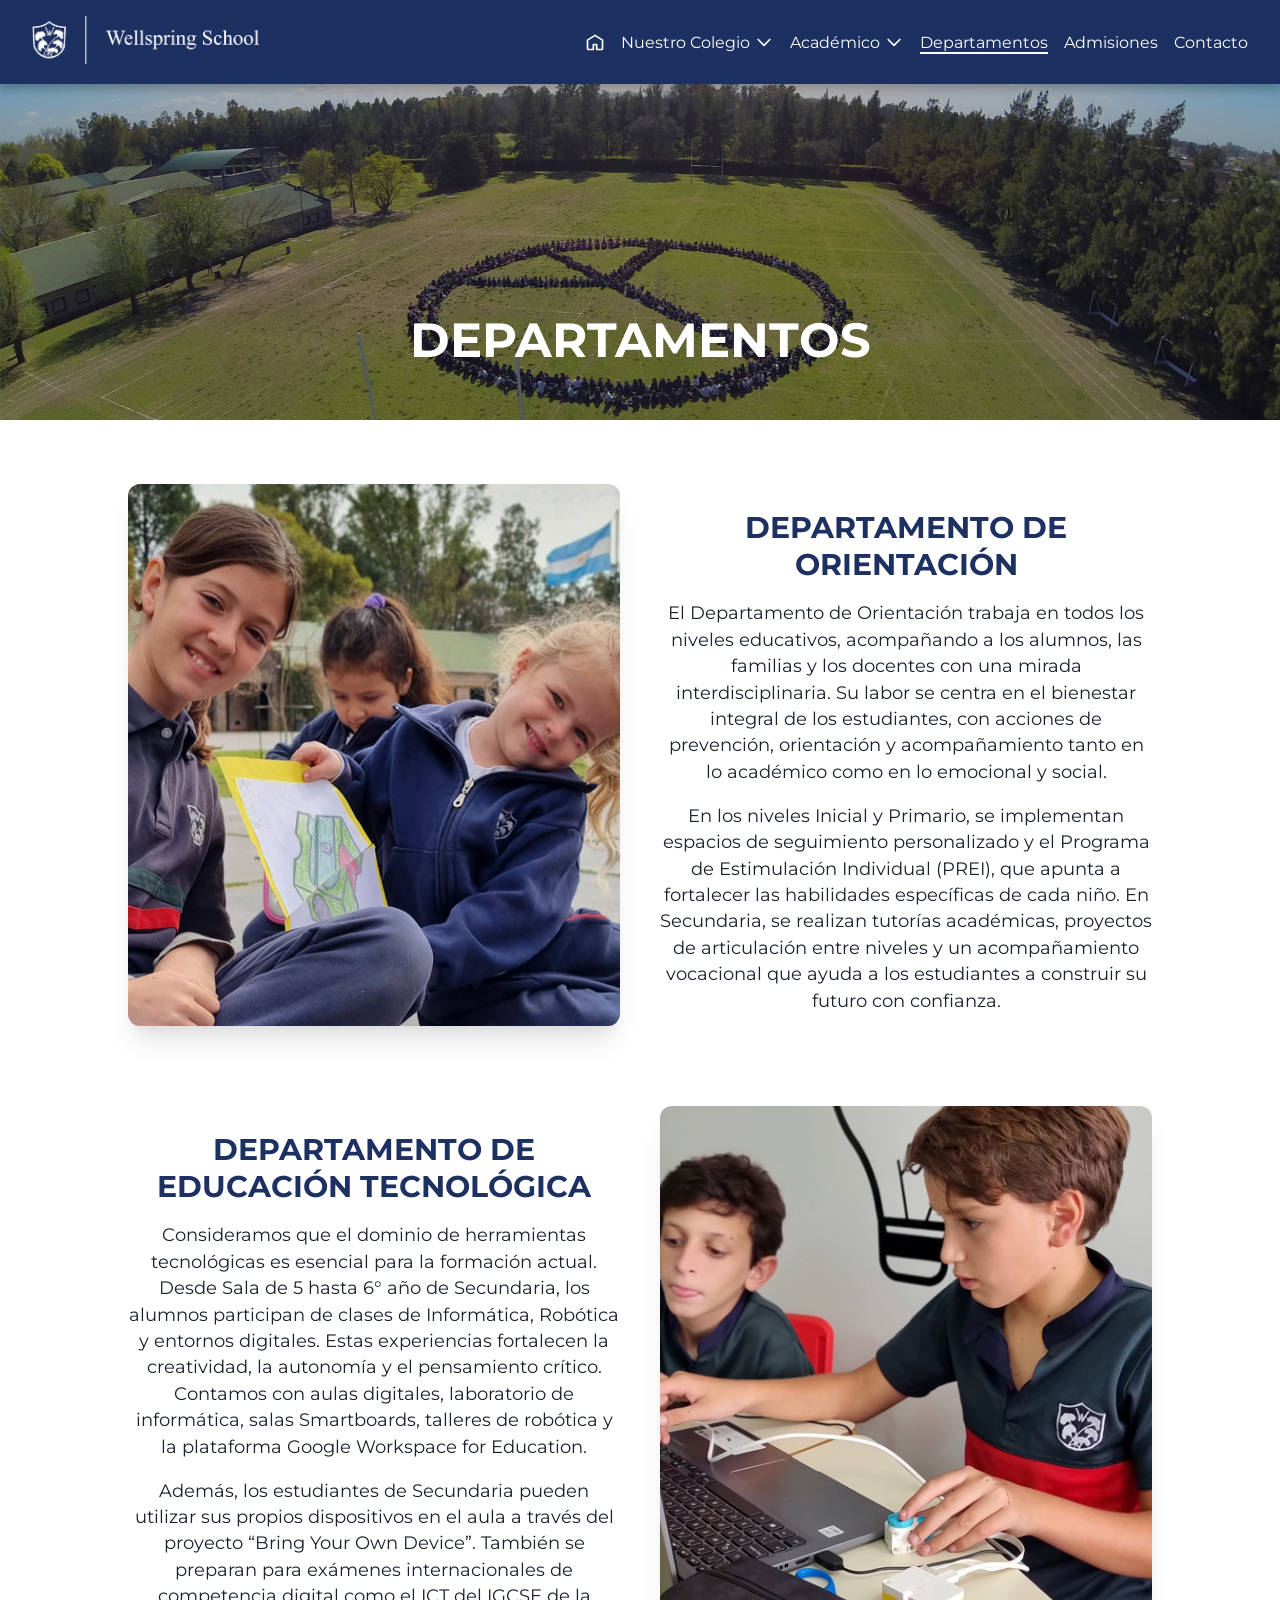
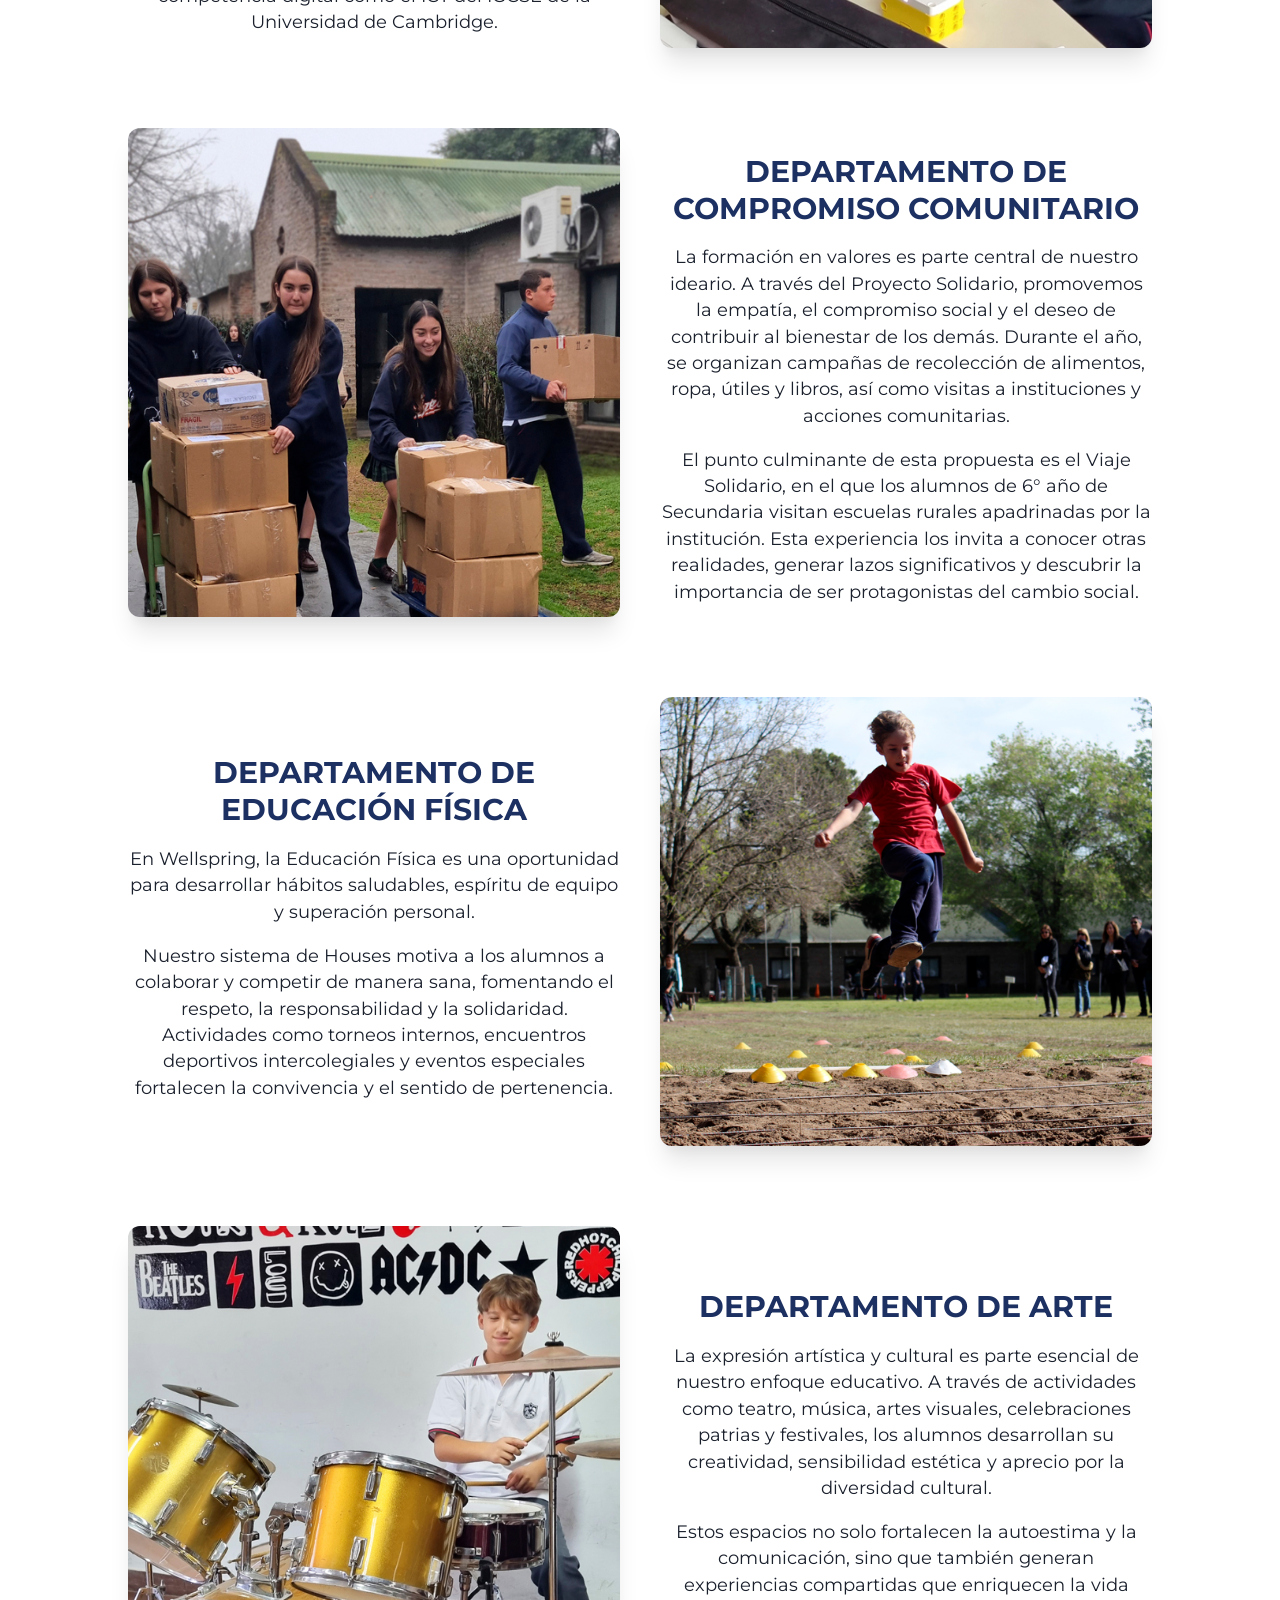
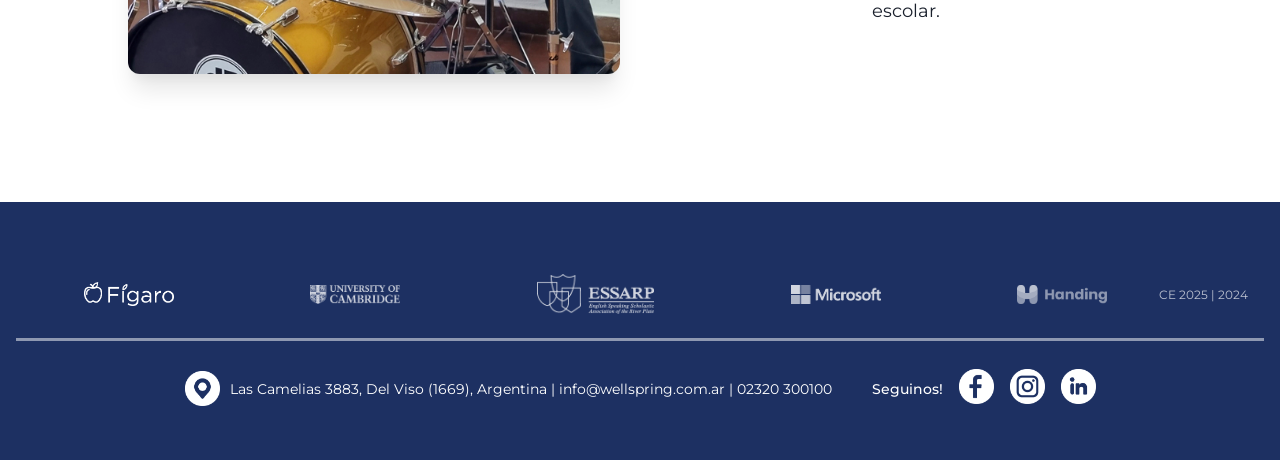
<file: dptos.html>
<!DOCTYPE html>
<html lang="es">
<head>
    <meta charset="UTF-8">
    <meta name="viewport" content="width=device-width, initial-scale=1.0">
    
    <title>Departamentos Educativos | Colegio Wellspring</title>
    <meta name="description" content="Conoce los departamentos especializados del Colegio Wellspring: Orientación, Tecnología, Compromiso Comunitario, Educación Física y Arte.">
    <meta name="robots" content="index, follow">
    <link rel="canonical" href="http://www.wellspring.com.ar/dptos.html">
    
    <meta property="og:title" content="Departamentos Educativos | Colegio Wellspring">
    <meta property="og:description" content="Nuestros departamentos especializados complementan la formación académica de nuestros estudiantes.">
    <meta property="og:image" content="https://picsum.photos/id/1043/1600/900">
    <meta property="og:url" content="http://www.wellspring.com.ar/dptos.html">
    <meta property="og:type" content="article">

    <meta name="twitter:card" content="summary_large_image">
    <meta name="twitter:title" content="Departamentos Educativos | Colegio Wellspring">
    <meta name="twitter:description" content="Conoce las áreas de Orientación, Arte, Tecnología y Deporte que forman parte de nuestra propuesta educativa.">
    <meta name="twitter:image" content="https://picsum.photos/id/1043/1600/900">
    <link rel="preconnect" href="https://fonts.googleapis.com">
    <link rel="preconnect" href="https://fonts.gstatic.com" crossorigin>
    <link href="https://fonts.googleapis.com/css2?family=Montserrat:wght@400;600;700;800&display=swap" rel="stylesheet">
    <link rel="stylesheet" href="css/style.css">
    <link rel="icon" type="image/jpeg" href="img/favicon.jpeg">
</head>
<body class="page-body fixed-blue-header"> 
    <header class="main-header" id="main-header">
        <div class="header-container">
            <a href="index.html" class="logo-link">
                <img src="img/logo_wellspring.png" alt="Logo del Colegio Wellspring" class="logo">
            </a>
            
            <nav id="desktop-nav" class="desktop-nav">
                <a href="index.html" class="nav-link home-icon-link" aria-label="Ir a la página de inicio">
                    <svg xmlns="http://www.w3.org/2000/svg" class="home-icon" fill="none" viewBox="0 0 24 24">
                        <path stroke-linecap="round" stroke-linejoin="round" stroke-width="2" d="M3 9.75L12 4l9 5.75V20a1 1 0 01-1 1h-6v-6H10v6H4a1 1 0 01-1-1V9.75z" />
                    </svg>
                </a>
                
                <div class="dropdown-menu">
                    <a href="quienes-somos.html" class="nav-link dropdown-toggle" aria-expanded="false" aria-controls="qs-submenu-desktop"> 
                        <span>Nuestro Colegio</span>
                        <svg xmlns="http://www.w3.org/2000/svg" class="dropdown-icon" fill="none" viewBox="0 0 24 24"> 
                            <path stroke-linecap="round" stroke-linejoin="round" stroke-width="2" d="M19 9l-7 7-7-7" />
                        </svg>
                    </a>
                    <div id="qs-submenu-desktop" class="dropdown-submenu">
                        <a href="quienes-somos.html#historia" class="submenu-link">Historia</a> 
                        <a href="quienes-somos.html#infra" class="submenu-link">Infraestructura</a>
                        <a href="quienes-somos.html#valores" class="submenu-link">Nuestros Pilares</a>
                    </div>
                </div>

                <div class="dropdown-menu">
                    <a href="index.html#niveles" class="nav-link dropdown-toggle" aria-expanded="false" aria-controls="niveles-submenu-desktop">
                        <span>Académico</span>
                        <svg xmlns="http://www.w3.org/2000/svg" class="dropdown-icon" fill="none" viewBox="0 0 24 24">
                            <path stroke-linecap="round" stroke-linejoin="round" stroke-width="2" d="M19 9l-7 7-7-7" />
                        </svg>
                    </a>
                    <div id="niveles-submenu-desktop" class="dropdown-submenu">
                        <a href="jardin.html" class="submenu-link">Kinder</a>
                        <a href="primaria.html" class="submenu-link">Primaria</a>
                        <a href="secundaria.html" class="submenu-link">Secundaria</a>
                    </div>
                </div>

                <a href="dptos.html" class="nav-link nav-link-activo">Departamentos</a>
                <a href="admisiones.html" class="nav-link">Admisiones</a>
                <a href="contacto.html" class="nav-link">Contacto</a>
            </nav>

            <button id="menu-btn" class="menu-toggle-btn" aria-label="Abrir menú de navegación" aria-controls="mobile-menu" aria-expanded="false">
                <svg id="icon-open" class="menu-icon" fill="none" stroke="currentColor" stroke-width="2" viewBox="0 0 24 24">
                    <path stroke-linecap="round" stroke-linejoin="round" d="M4 6h16M4 12h16M4 18h16" />
                </svg>
                <svg id="icon-close" class="menu-icon menu-icon-close hidden" fill="none" stroke="currentColor" stroke-width="2" viewBox="0 0 24 24">
                    <path stroke-linecap="round" stroke-linejoin="round" d="M6 18L18 6M6 6l12 12" />
                </svg>
            </button>
        </div>
          
        <nav id="mobile-menu" class="mobile-nav-menu hidden">
    
            <button id="qs-btn" class="mobile-nav-link menu-toggle-button" aria-expanded="false" aria-controls="qs-submenu">
                <span>Nuestro Colegio</span>
                <svg xmlns="http://www.w3.org/2000/svg" class="mobile-arrow-icon" fill="none" viewBox="0 0 24 24" stroke="currentColor">
                    <path stroke-linecap="round" stroke-linejoin="round" stroke-width="2" d="M19 9l-7 7-7-7" />
                </svg>
            </button>
            <div id="qs-submenu" class="mobile-submenu hidden"> 
                <a href="quienes-somos.html#historia" class="mobile-submenu-link">Historia</a>
                <a href="quienes-somos.html#infra" class="mobile-submenu-link">Infraestructura</a>
                <a href="quienes-somos.html#valores" class="mobile-submenu-link">Nuestros Pilares</a>
            </div>

            <button id="niveles-btn" class="mobile-nav-link menu-toggle-button" aria-expanded="false" aria-controls="niveles-submenu">
                <span>Académico</span>
                <svg xmlns="http://www.w3.org/2000/svg" class="mobile-arrow-icon" fill="none" viewBox="0 0 24 24" stroke="currentColor">
                    <path stroke-linecap="round" stroke-linejoin="round" stroke-width="2" d="M19 9l-7 7-7-7" />
                </svg>
            </button>
            <div id="niveles-submenu" class="mobile-submenu hidden">
                <a href="jardin.html" class="mobile-submenu-link">Kinder</a>
                <a href="primaria.html" class="mobile-submenu-link">Primaria</a>
                <a href="secundaria.html" class="mobile-submenu-link">Secundaria</a>
            </div>
            <a href="dptos.html" class="mobile-nav-link">
                <span>Departamentos</span>
            </a>
            <a href="admisiones.html" class="mobile-nav-link">
                <span>Admisiones</span>
            </a>
            <a href="contacto.html" class="mobile-nav-link">
                <span>Contacto</span>
            </a>
        </nav>
    </header>
    <main>
        <section id="inicio" class="hero-section-page page-section-hero" style="background-image: url('img/encabezado_departamentos.jpg');" data-scroll-mt aria-labelledby="main-heading">
            <div class="hero-overlay-page"></div>
            <div class="hero-content hero-content-page">
                <h1 id="main-heading" class="page-title">DEPARTAMENTOS</h1>
            </div>
        </section>

        <div class="content-wrapper section-padding">
            
            <section id="orientacion" class="section-departamento" data-scroll-mt>
                <img src="img/departamentos_1.jpg" alt="Imagen de estudiantes trabajando en grupo" class="dpto-image" loading="lazy">
                <div class="dpto-text-content">
                    <h2 class="dpto-title">DEPARTAMENTO DE ORIENTACIÓN</h2>
                    <p class="dpto-text-p">El Departamento de Orientación trabaja en todos los niveles educativos, acompañando a los alumnos, las familias y los docentes con una mirada interdisciplinaria. Su labor se centra en el bienestar integral de los estudiantes, con acciones de prevención, orientación y acompañamiento tanto en lo académico como en lo emocional y social.</p>
                    <p class="dpto-text-p">En los niveles Inicial y Primario, se implementan espacios de seguimiento personalizado y el Programa de Estimulación Individual (PREI), que apunta a fortalecer las habilidades específicas de cada niño. En Secundaria, se realizan tutorías académicas, proyectos de articulación entre niveles y un acompañamiento vocacional que ayuda a los estudiantes a construir su futuro con confianza.</p>
                </div>
            </section>

            <section id="tecnologia" class="section-departamento" data-scroll-mt>
                <div class="dpto-text-content">
                    <h2 class="dpto-title">DEPARTAMENTO DE EDUCACIÓN TECNOLÓGICA</h2>
                    <p class="dpto-text-p">Consideramos que el dominio de herramientas tecnológicas es esencial para la formación actual. Desde Sala de 5 hasta 6° año de Secundaria, los alumnos participan de clases de Informática, Robótica y entornos digitales. Estas experiencias fortalecen la creatividad, la autonomía y el pensamiento crítico. Contamos con aulas digitales, laboratorio de informática, salas Smartboards, talleres de robótica y la plataforma Google Workspace for Education. </p>
                    <p class="dpto-text-p">Además, los estudiantes de Secundaria pueden utilizar sus propios dispositivos en el aula a través del proyecto “Bring Your Own Device”. También se preparan para exámenes internacionales de competencia digital como el ICT del IGCSE de la Universidad de Cambridge.</p>
                </div>
                <img src="img/departamentos_2.jpg" alt="Imagen de estudiantes en un laboratorio de robótica" class="dpto-image" loading="lazy">
            </section>

            <section id="comunitario" class="section-departamento" data-scroll-mt>
                <img src="img/departamentos_3.jpg" alt="Estudiantes en un proyecto de trabajo comunitario" class="dpto-image" loading="lazy">
                <div class="dpto-text-content">
                    <h2 class="dpto-title">DEPARTAMENTO DE COMPROMISO COMUNITARIO</h2>
                    <p class="dpto-text-p">La formación en valores es parte central de nuestro ideario. A través del Proyecto Solidario, promovemos la empatía, el compromiso social y el deseo de contribuir al bienestar de los demás. Durante el año, se organizan campañas de recolección de alimentos, ropa, útiles y libros, así como visitas a instituciones y acciones comunitarias.</p>
                    <p class="dpto-text-p">El punto culminante de esta propuesta es el Viaje Solidario, en el que los alumnos de 6° año de Secundaria visitan escuelas rurales apadrinadas por la institución. Esta experiencia los invita a conocer otras realidades, generar lazos significativos y descubrir la importancia de ser protagonistas del cambio social.</p>
                </div>
            </section>

            <section id="edfisica" class="section-departamento" data-scroll-mt>
                <div class="dpto-text-content">
                    <h2 class="dpto-title">DEPARTAMENTO DE EDUCACIÓN FÍSICA</h2>
                    <p class="dpto-text-p">En Wellspring, la Educación Física es una oportunidad para desarrollar hábitos saludables, espíritu de equipo y superación personal.</p>
                    <p class="dpto-text-p">Nuestro sistema de Houses motiva a los alumnos a colaborar y competir de manera sana, fomentando el respeto, la responsabilidad y la solidaridad. Actividades como torneos internos, encuentros deportivos intercolegiales y eventos especiales fortalecen la convivencia y el sentido de pertenencia.</p>
                </div>
                <img src="img/departamentos_4.jpg" alt="Estudiantes practicando un deporte en el campo de juego" class="dpto-image" loading="lazy">
            </section>

            <section id="arte" class="section-departamento" data-scroll-mt>
                <img src="img/departamentos_5.jpg" alt="Estudiantes pintando un árbol en clase de arte" class="dpto-image" loading="lazy">
                <div class="dpto-text-content">
                    <h2 class="dpto-title">DEPARTAMENTO DE ARTE</h2>
                    <p class="dpto-text-p">La expresión artística y cultural es parte esencial de nuestro enfoque educativo. A través de actividades como teatro, música, artes visuales, celebraciones patrias y festivales, los alumnos desarrollan su creatividad, sensibilidad estética y aprecio por la diversidad cultural.</p>
                    <p class="dpto-text-p">Estos espacios no solo fortalecen la autoestima y la comunicación, sino que también generan experiencias compartidas que enriquecen la vida escolar.</p>
                </div>
            </section>
        </div>
    </main>

    <footer id="contacto" class="main-footer" data-scroll-mt>
            <div class="footer-convenios">
            <div class="convenios-grid footer-convenios-grid">
                <img src="img/pie_figaro_logo-01.png" alt="Logo de Fígaro" class="convenio-logo-sm" loading="lazy">
                <img src="img/pie-cambridge.png" alt="Logo de Cambridge" class="convenio-logo-sm" loading="lazy">
                <img src="img/pie-essarp.png" alt="Logo de ESSARP" class="convenio-logo-lg" loading="lazy">
                <img src="img/pie-microsoft.png" alt="Logo de Microsoft" class="convenio-logo-sm" loading="lazy">
                <img src="img/logo_handing.png" alt="Logo de Handing" class="convenio-logo-sm" loading="lazy">
            </div>
            <div class="copyright-year">
                <p>CE 2025 | 2024</p>
            </div>
            </div>   
            <div class="footer-social-bar">
                <div class="container footer-content-flex">
                <div class="footer-contact-info">
                    <img src="img/ubicacion.png" alt="icono de ubicacion" class="logosredes">
                    <span class="contact-detail-link">
                    Las Camelias 3883, Del Viso (1669), Argentina | 
                    info@wellspring.com.ar | 
                    02320 300100
                    </span>
                </div>
                <div class="social-links">
                <p class="social-follow-text">Seguinos!</p> 
                    <a href="https://www.facebook.com/colegiowellspring" target="_blank" class="social-link" aria-label="Facebook del Colegio Wellspring" class="social-text-link">
                        <img src="img/facebook.png" alt="Logo de Facebook" class="logosredes">
                    </a>
                    <a href="https://www.instagram.com/colegiowellspring" target="_blank" aria-label="Instagram del Colegio Wellspring" class="social-text-link">
                        <img src="img/instagram.png" alt="Logo de Instagram" class="logosredes">
                    </a>
                    <a href="https://www.linkedin.com/company/wellspring-school/" target="_blank" class="social-link" aria-label="Canal de Linkedin del Colegio Wellspring" class="social-text-link">
                        <img src="img/linkedin.png" alt="Logo de Linkedin" class="logosredes">
                    </a>
                </div>
                </div>
            </div>
    </footer>
    <script src="js/main.js"></script>
</body>
</html>
</file>
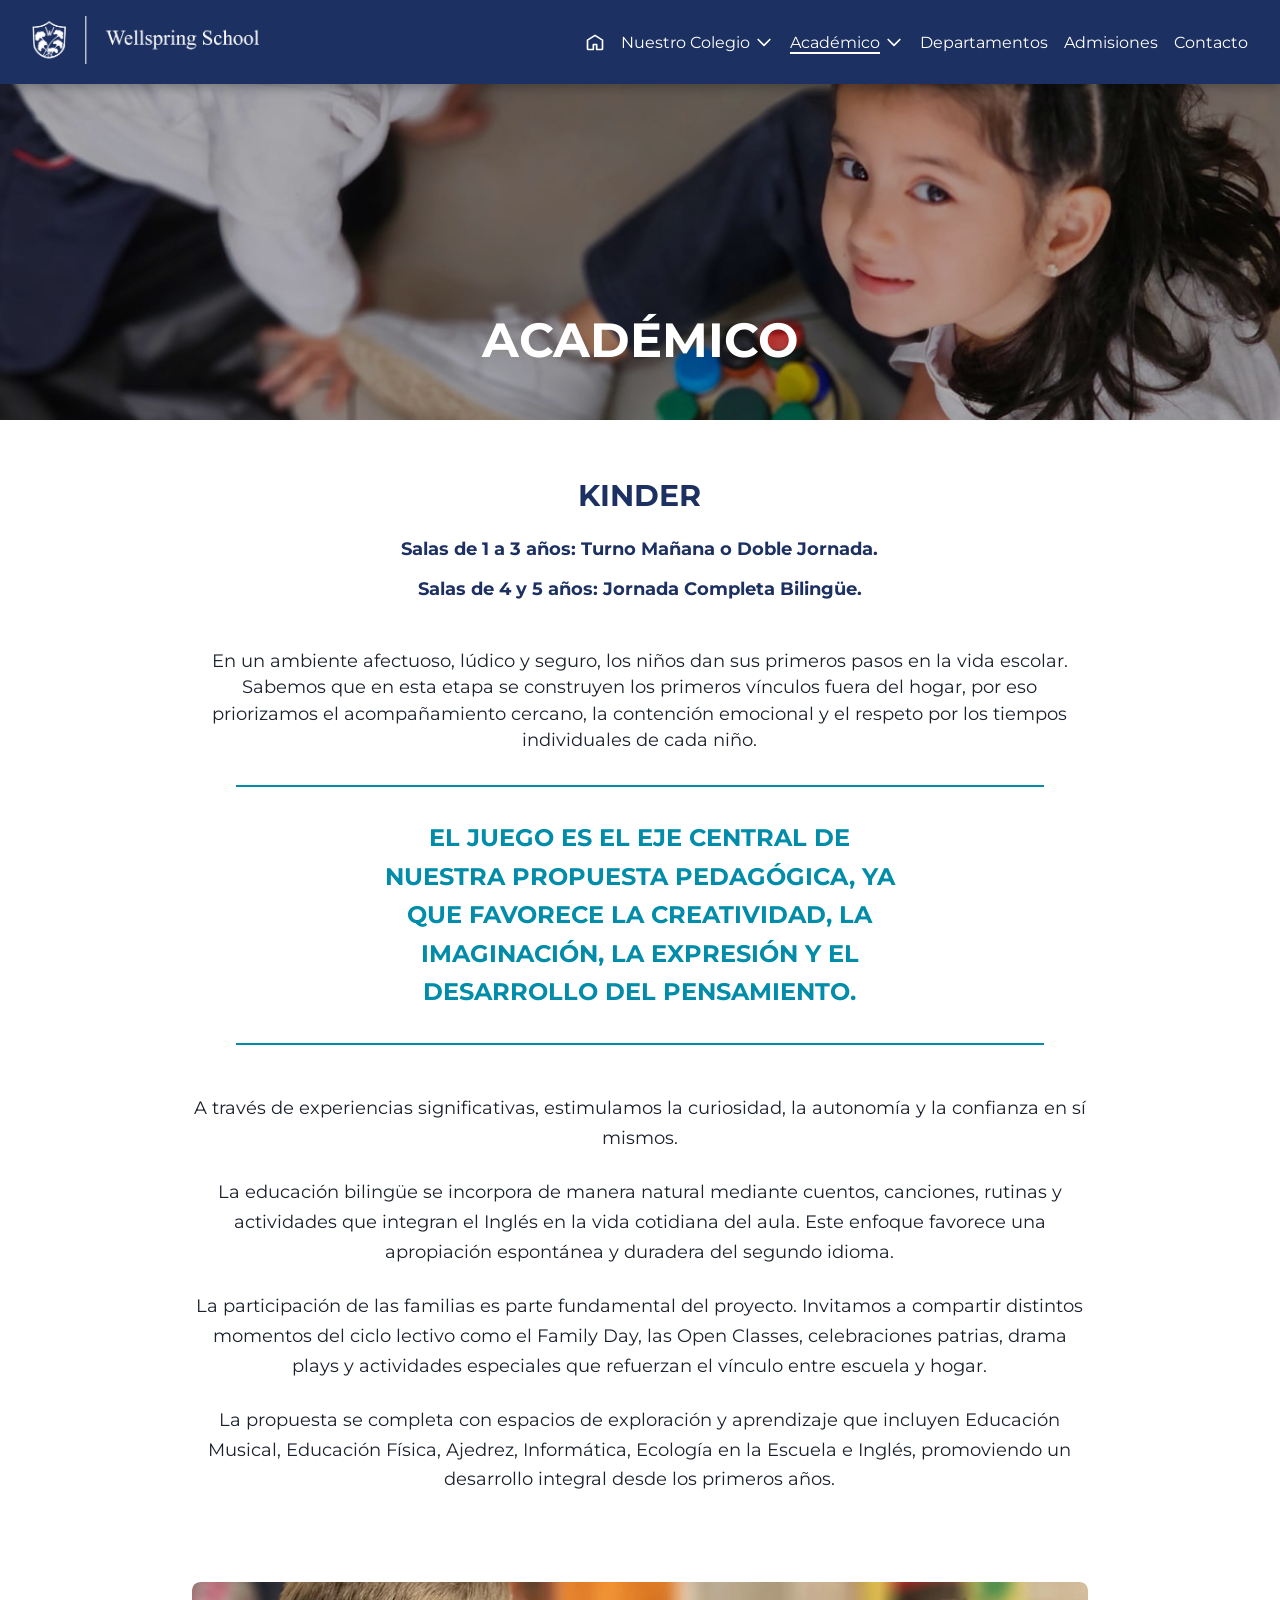
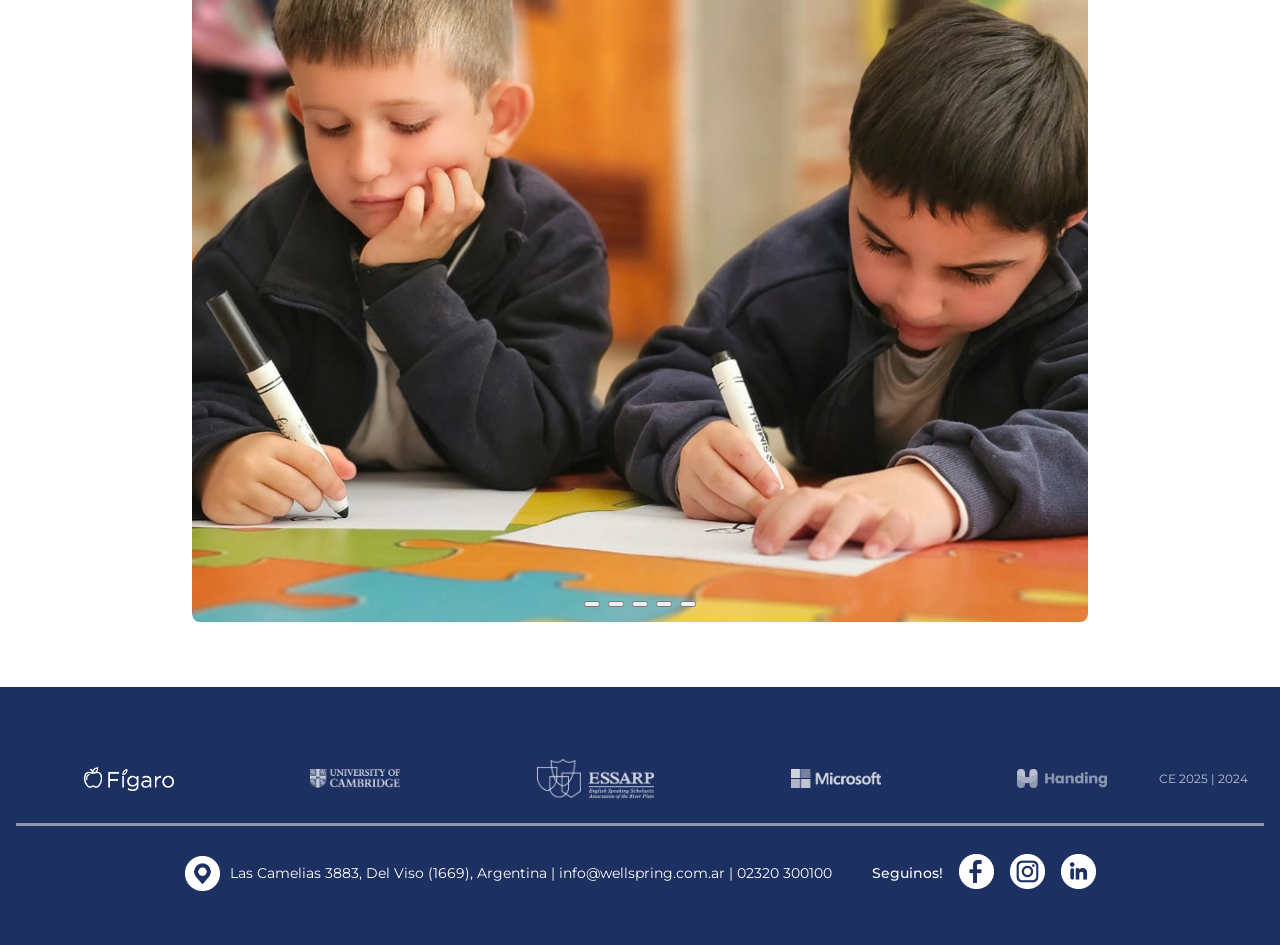
<file: jardin.html>
<!DOCTYPE html>
<html lang="es">
<head>
    <meta charset="UTF-8">
    <meta name="viewport" content="width=device-width, initial-scale=1.0">
    
    <title>Jardín y Kinder | Colegio Wellspring</title>
    <meta name="description" content="Descubre el Jardín de Infantes del Colegio Wellspring en Pilar. Un ambiente seguro y lúdico para que los niños de 1 a 5 años aprendan con amor y creatividad.">
    <meta name="robots" content="index, follow">
    <link rel="canonical" href="http://www.wellspring.com.ar/jardin.html">

    <meta property="og:title" content="Jardín y Kinder | Colegio Wellspring">
    <meta property="og:description" content="Educación inicial en un entorno bilingüe y seguro, basado en el juego y la creatividad.">
    <meta property="og:image" content="img/kinder-hero.jpg"> 
    <meta property="og:url" content="http://www.wellspring.com.ar/jardin.html">
    <meta property="og:type" content="article">

    <meta name="twitter:card" content="summary_large_image">
    <meta name="twitter:title" content="Jardín y Kinder | Colegio Wellspring">
    <meta name="twitter:description" content="Educación bilingüe inicial en Pilar, para que los niños den sus primeros pasos.">
    <meta name="twitter:image" content="img/kinder-hero.jpg"> 
    <link rel="preconnect" href="https://fonts.googleapis.com">
    <link rel="preconnect" href="https://fonts.gstatic.com" crossorigin>
    <link href="https://fonts.googleapis.com/css2?family=Montserrat:wght@400;600;700;800&display=swap" rel="stylesheet">
    <link rel="stylesheet" href="css/style.css">
    <link rel="icon" type="image/jpeg" href="img/favicon.jpeg">
</head>
<body class="page-body fixed-blue-header"> 
    <header class="main-header" id="main-header">
        <div class="header-container">
            <a href="index.html" class="logo-link">
                <img src="img/logo_wellspring.png" alt="Logo del Colegio Wellspring" class="logo">
            </a>
            
            <nav id="desktop-nav" class="desktop-nav">
                <a href="index.html" class="nav-link home-icon-link" aria-label="Ir a la página de inicio">
                    <svg xmlns="http://www.w3.org/2000/svg" class="home-icon" fill="none" viewBox="0 0 24 24">
                        <path stroke-linecap="round" stroke-linejoin="round" stroke-width="2" d="M3 9.75L12 4l9 5.75V20a1 1 0 01-1 1h-6v-6H10v6H4a1 1 0 01-1-1V9.75z" />
                    </svg>
                </a>
                
                <div class="dropdown-menu">
                    <a href="quienes-somos.html" class="nav-link dropdown-toggle" aria-expanded="false" aria-controls="qs-submenu-desktop"> 
                        <span>Nuestro Colegio</span>
                        <svg xmlns="http://www.w3.org/2000/svg" class="dropdown-icon" fill="none" viewBox="0 0 24 24"> 
                            <path stroke-linecap="round" stroke-linejoin="round" stroke-width="2" d="M19 9l-7 7-7-7" />
                        </svg>
                    </a>
                    <div id="qs-submenu-desktop" class="dropdown-submenu">
                        <a href="quienes-somos.html#historia" class="submenu-link">Historia</a> 
                        <a href="quienes-somos.html#infra" class="submenu-link">Infraestructura</a>
                        <a href="quienes-somos.html#valores" class="submenu-link">Nuestros Pilares</a>
                    </div>
                </div>

                <div class="dropdown-menu">
                    <a href="index.html#niveles" class="nav-link dropdown-toggle nav-link-activo" aria-expanded="false" aria-controls="niveles-submenu-desktop">
                        <span>Académico</span>
                        <svg xmlns="http://www.w3.org/2000/svg" class="dropdown-icon" fill="none" viewBox="0 0 24 24">
                            <path stroke-linecap="round" stroke-linejoin="round" stroke-width="2" d="M19 9l-7 7-7-7" />
                        </svg>
                    </a>
                    <div id="niveles-submenu-desktop" class="dropdown-submenu">
                        <a href="jardin.html" class="submenu-link nav-link-activo">Kinder</a>
                        <a href="primaria.html" class="submenu-link">Primaria</a>
                        <a href="secundaria.html" class="submenu-link">Secundaria</a>
                    </div>
                </div>

                <a href="dptos.html" class="nav-link">Departamentos</a>
                <a href="admisiones.html"class="nav-link">Admisiones</a>
                <a href="contacto.html" class="nav-link">Contacto</a>
            </nav>

            <button id="menu-btn" class="menu-toggle-btn" aria-label="Abrir menú de navegación" aria-controls="mobile-menu" aria-expanded="false">
                <svg id="icon-open" class="menu-icon" fill="none" stroke="currentColor" stroke-width="2" viewBox="0 0 24 24">
                    <path stroke-linecap="round" stroke-linejoin="round" d="M4 6h16M4 12h16M4 18h16" />
                </svg>
                <svg id="icon-close" class="menu-icon menu-icon-close hidden" fill="none" stroke="currentColor" stroke-width="2" viewBox="0 0 24 24">
                    <path stroke-linecap="round" stroke-linejoin="round" d="M6 18L18 6M6 6l12 12" />
                </svg>
            </button>
        </div>
          
        <nav id="mobile-menu" class="mobile-nav-menu hidden">
    
            <button id="qs-btn" class="mobile-nav-link menu-toggle-button" aria-expanded="false" aria-controls="qs-submenu">
                <span>Nuestro Colegio</span>
                <svg xmlns="http://www.w3.org/2000/svg" class="mobile-arrow-icon" fill="none" viewBox="0 0 24 24" stroke="currentColor">
                    <path stroke-linecap="round" stroke-linejoin="round" stroke-width="2" d="M19 9l-7 7-7-7" />
                </svg>
            </button>
            <div id="qs-submenu" class="mobile-submenu hidden"> 
                <a href="quienes-somos.html#historia" class="mobile-submenu-link">Historia</a>
                <a href="quienes-somos.html#infra" class="mobile-submenu-link">Infraestructura</a>
                <a href="quienes-somos.html#valores" class="mobile-submenu-link">Nuestros Pilares</a>
            </div>

            <button id="niveles-btn" class="mobile-nav-link menu-toggle-button" aria-expanded="false" aria-controls="niveles-submenu">
                <span>Académico</span>
                <svg xmlns="http://www.w3.org/2000/svg" class="mobile-arrow-icon" fill="none" viewBox="0 0 24 24" stroke="currentColor">
                    <path stroke-linecap="round" stroke-linejoin="round" stroke-width="2" d="M19 9l-7 7-7-7" />
                </svg>
            </button>
            <div id="niveles-submenu" class="mobile-submenu hidden">
                <a href="jardin.html" class="mobile-submenu-link">Kinder</a>
                <a href="primaria.html" class="mobile-submenu-link">Primaria</a>
                <a href="secundaria.html" class="mobile-submenu-link">Secundaria</a>
            </div>
            <a href="dptos.html" class="mobile-nav-link">
                <span>Departamentos</span>
            </a>
            <a href="admisiones.html" class="mobile-nav-link">
                <span>Admisiones</span>
            </a>
            <a href="contacto.html" class="mobile-nav-link">
                <span>Contacto</span>
            </a>
        </nav>
    </header>
    <main>
        <section id="inicio" class="hero-section-page page-section-hero" style="background-image: url('img/encabezado_kinder.jpg');" data-scroll-mt aria-labelledby="main-heading">
            <div class="hero-overlay-page"></div>
            <div class="hero-content hero-content-page">
                <h1 id="main-heading" class="page-title">ACADÉMICO</h1>
            </div>
        </section>

        <section class="section-content-wrapper section-niveles-content">
            <div class="section-container">
                <h2 class="section-subtitle-primary text-center">KINDER</h2>
                
                <h3 class="kinder-subtitle-time">Salas de 1 a 3 años: Turno Mañana o Doble Jornada.</h3>
                <h3 class="kinder-subtitle-time">Salas de 4 y 5 años: Jornada Completa Bilingüe.</h3>
                
                <div class="level-main-text-box">
                    <p class="main-text-body">
                    En un ambiente afectuoso, lúdico y seguro, los niños dan sus primeros pasos en la vida escolar. Sabemos que en esta etapa se construyen los primeros vínculos fuera del hogar, por eso priorizamos el acompañamiento cercano, la contención emocional y el respeto por los tiempos individuales de cada niño.
                    </p>

                    <div class="main-text-highlight">
                        EL JUEGO ES EL EJE CENTRAL DE 
                        <span class="highlight-line">NUESTRA PROPUESTA PEDAGÓGICA, YA</span>
                        <span class="highlight-line">QUE FAVORECE LA CREATIVIDAD, LA</span>
                        <span class="highlight-line">IMAGINACIÓN, LA EXPRESIÓN Y EL</span>
                        <span class="highlight-line">DESARROLLO DEL PENSAMIENTO.</span>
                    </div>
                </div>

                <div class="level-supporting-text-bottom">
                    <p class="supporting-paragraph">
                    A través de experiencias significativas, estimulamos la curiosidad, la autonomía y la confianza en sí mismos.
                    </p>
                    <p class="supporting-paragraph">
                    La educación bilingüe se incorpora de manera natural mediante cuentos, canciones, rutinas y actividades que integran el Inglés en la vida cotidiana del aula. Este enfoque favorece una apropiación espontánea y duradera del segundo idioma.
                    </p>
                    <p class="supporting-paragraph">
                    La participación de las familias es parte fundamental del proyecto. Invitamos a compartir distintos momentos del ciclo lectivo como el Family Day, las Open Classes, celebraciones patrias, drama plays y actividades especiales que refuerzan el vínculo entre escuela y hogar.
                    </p>
                    <p class="supporting-paragraph">
                    La propuesta se completa con espacios de exploración y aprendizaje que incluyen Educación Musical, Educación Física, Ajedrez, Informática, Ecología en la Escuela e Inglés, promoviendo un desarrollo integral desde los primeros años.
                    </p>
                </div>
            </div>
        </section>
        <div class="carousel-wrapper-niv">
                    <div id="infra-carousel" class="flex-carousel">
                        <img src="img/sectores_i_1.jpg" alt="Chicos de jardin estudiando" class="carousel-slide tamanocar" loading="lazy">
                        <img src="img/sectores_i_2.jpg" alt="Familia en kinder day" class="carousel-slide tamanocar" loading="lazy">
                        <img src="img/sectores_i_3.jpg" alt="Chicos y su creatividad" class="carousel-slide tamanocar" loading="lazy">
                        <img src="img/sectores_i_4.jpg" alt="Chicos del jardin jugando" class="carousel-slide tamanocar" loading="lazy">
                        <img src="img/sectores_i_5.jpg" alt="Chicos del jardin aprendiendo al aire libre" class="carousel-slide tamanocar" loading="lazy">
                    </div>
                    <button id="infra-prev" aria-label="Anterior imagen de infraestructura" class="carousel-nav-btn-niv carousel-prev-niv">❮</button>
                    <button id="infra-next" aria-label="Siguiente imagen de infraestructura" class="carousel-nav-btn-niv carousel-next-niv">❯</button>
                    <div id="infra-dots" class="carousel-dots-container-niv"></div>
        </div>
    </main>

    <footer id="contacto" class="main-footer" data-scroll-mt>
            <div class="footer-convenios">
            <div class="convenios-grid footer-convenios-grid">
                <img src="img/pie_figaro_logo-01.png" alt="Logo de Fígaro" class="convenio-logo-sm" loading="lazy">
                <img src="img/pie-cambridge.png" alt="Logo de Cambridge" class="convenio-logo-sm" loading="lazy">
                <img src="img/pie-essarp.png" alt="Logo de ESSARP" class="convenio-logo-lg" loading="lazy">
                <img src="img/pie-microsoft.png" alt="Logo de Microsoft" class="convenio-logo-sm" loading="lazy">
                <img src="img/logo_handing.png" alt="Logo de Handing" class="convenio-logo-sm" loading="lazy">
            </div>
            <div class="copyright-year">
                <p>CE 2025 | 2024</p>
            </div>
            </div>   
            <div class="footer-social-bar">
                <div class="container footer-content-flex">
                <div class="footer-contact-info">
                    <img src="img/ubicacion.png" alt="icono de ubicacion" class="logosredes">
                    <span class="contact-detail-link">
                    Las Camelias 3883, Del Viso (1669), Argentina | 
                    info@wellspring.com.ar  | 
                    02320 300100
                    </span>
                </div>
                <div class="social-links">
                <p class="social-follow-text">Seguinos!</p> 
                    <a href="https://www.facebook.com/colegiowellspring" target="_blank" class="social-link" aria-label="Facebook del Colegio Wellspring" class="social-text-link">
                        <img src="img/facebook.png" alt="Logo de Facebook" class="logosredes">
                    </a>
                    <a href="https://www.instagram.com/colegiowellspring" target="_blank" aria-label="Instagram del Colegio Wellspring" class="social-text-link">
                        <img src="img/instagram.png" alt="Logo de Instagram" class="logosredes">
                    </a>
                    <a href="https://www.linkedin.com/company/wellspring-school/" target="_blank" class="social-link" aria-label="Canal de Linkedin del Colegio Wellspring" class="social-text-link">
                        <img src="img/linkedin.png" alt="Logo de Linkedin" class="logosredes">
                    </a>
                </div>
                </div>
            </div>
    </footer>

    <script src="js/main.js"></script>
</body>
</html>
</file>
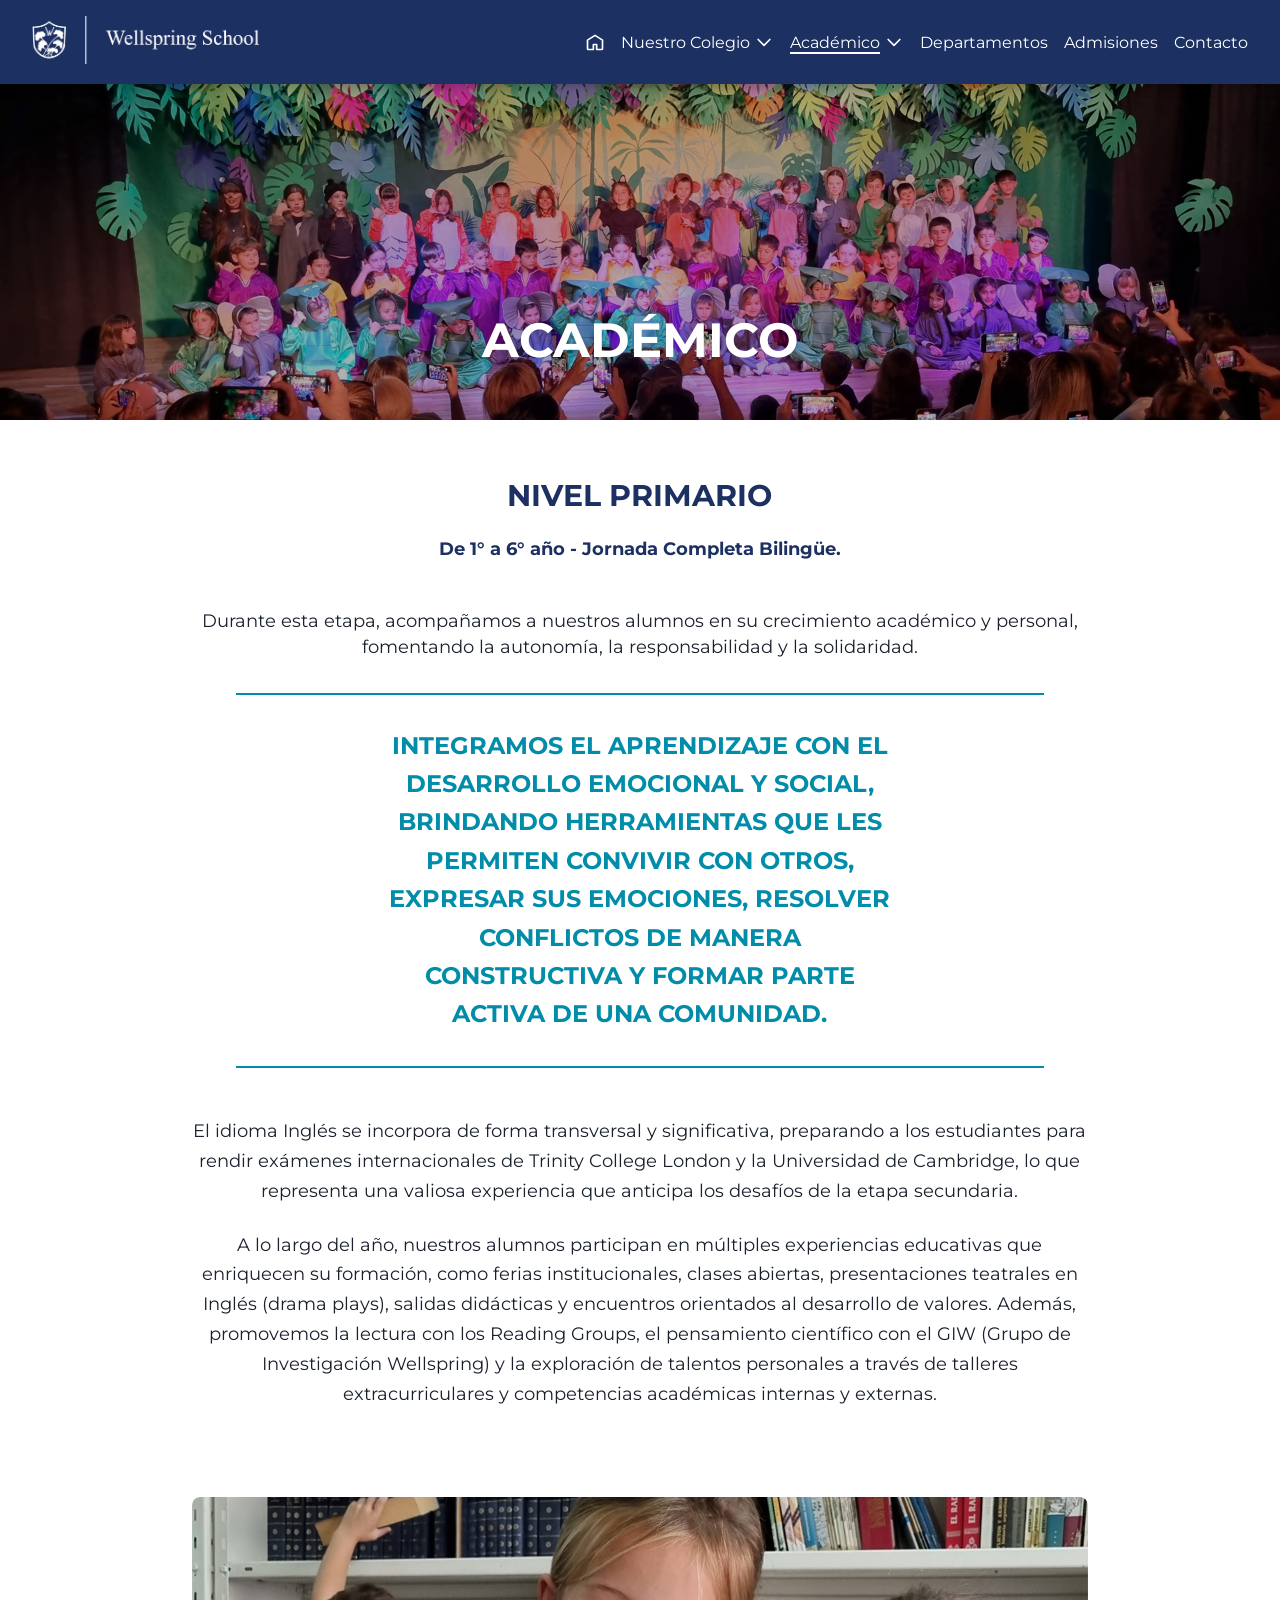
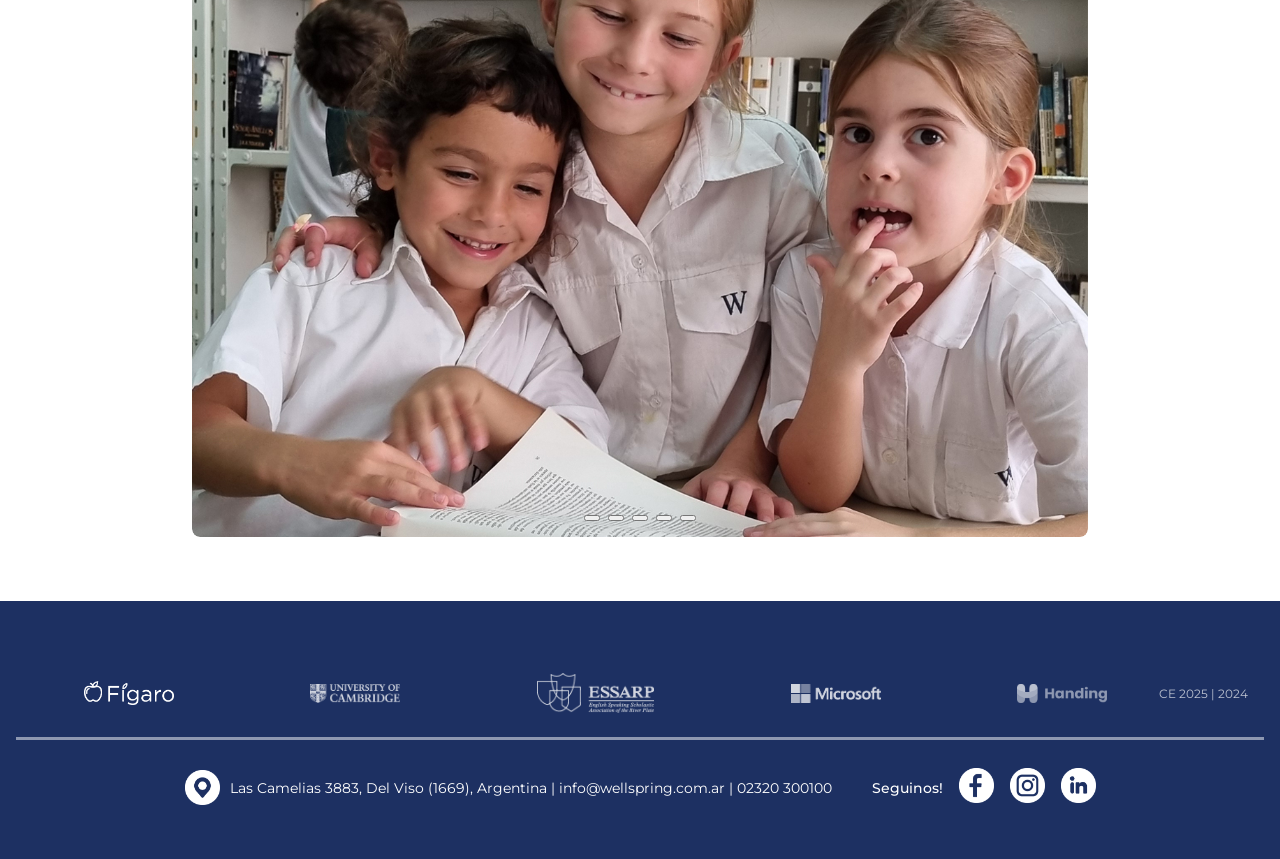
<file: primaria.html>
<!DOCTYPE html>
<html lang="es">
<head>
    <meta charset="UTF-8">
    <meta name="viewport" content="width=device-width, initial-scale=1.0">
    
    <title>Nivel Primario | Colegio Wellspring</title>
    <meta name="description" content="Descubre el Nivel Primario del Colegio Wellspring. Un programa bilingüe y completo que fomenta el desarrollo de las habilidades académicas, sociales y emocionales.">
    <meta name="robots" content="index, follow">
    <link rel="canonical" href="http://www.wellspring.com.ar/primaria.html">
    
    <meta property="og:title" content="Nivel Primario | Colegio Wellspring">
    <meta property="og:description" content="Formando las bases académicas y valores para el futuro.">
    <meta property="og:image" content="img/primaria-hero.jpg"> 
    <meta property="og:url" content="http://www.wellspring.com.ar/primaria.html">
    <meta property="og:type" content="article">

    <meta name="twitter:card" content="summary_large_image">
    <meta name="twitter:title" content="Nivel Primario | Colegio Wellspring">
    <meta name="twitter:description" content="Programa bilingüe para el nivel primario con foco en valores y excelencia.">
    <meta name="twitter:image" content="img/primaria-hero.jpg"> 
    <link rel="preconnect" href="https://fonts.googleapis.com">
    <link rel="preconnect" href="https://fonts.gstatic.com" crossorigin>
    <link href="https://fonts.googleapis.com/css2?family=Montserrat:wght@400;600;700;800&display=swap" rel="stylesheet">
    <link rel="stylesheet" href="css/style.css">
    <link rel="icon" type="image/jpeg" href="img/favicon.jpeg">
</head>
<body class="page-body fixed-blue-header"> 
    <header class="main-header" id="main-header">
        <div class="header-container">
            <a href="index.html" class="logo-link">
                <img src="img/logo_wellspring.png" alt="Logo del Colegio Wellspring" class="logo">
            </a>
            
            <nav id="desktop-nav" class="desktop-nav">
                <a href="index.html" class="nav-link home-icon-link" aria-label="Ir a la página de inicio">
                    <svg xmlns="http://www.w3.org/2000/svg" class="home-icon" fill="none" viewBox="0 0 24 24">
                        <path stroke-linecap="round" stroke-linejoin="round" stroke-width="2" d="M3 9.75L12 4l9 5.75V20a1 1 0 01-1 1h-6v-6H10v6H4a1 1 0 01-1-1V9.75z" />
                    </svg>
                </a>
                
                <div class="dropdown-menu">
                    <a href="quienes-somos.html" class="nav-link dropdown-toggle" aria-expanded="false" aria-controls="qs-submenu-desktop"> 
                        <span>Nuestro Colegio</span>
                        <svg xmlns="http://www.w3.org/2000/svg" class="dropdown-icon" fill="none" viewBox="0 0 24 24"> 
                            <path stroke-linecap="round" stroke-linejoin="round" stroke-width="2" d="M19 9l-7 7-7-7" />
                        </svg>
                    </a>
                    <div id="qs-submenu-desktop" class="dropdown-submenu">
                        <a href="quienes-somos.html#historia" class="submenu-link">Historia</a> 
                        <a href="quienes-somos.html#infra" class="submenu-link">Infraestructura</a>
                        <a href="quienes-somos.html#valores" class="submenu-link">Nuestros Pilares</a>
                    </div>
                </div>

                <div class="dropdown-menu">
                    <a href="index.html#niveles" class="nav-link dropdown-toggle nav-link-activo" aria-expanded="false" aria-controls="niveles-submenu-desktop">
                        <span>Académico</span>
                        <svg xmlns="http://www.w3.org/2000/svg" class="dropdown-icon" fill="none" viewBox="0 0 24 24">
                            <path stroke-linecap="round" stroke-linejoin="round" stroke-width="2" d="M19 9l-7 7-7-7" />
                        </svg>
                    </a>
                    <div id="niveles-submenu-desktop" class="dropdown-submenu">
                        <a href="jardin.html" class="submenu-link">Kinder</a>
                        <a href="primaria.html" class="submenu-link nav-link-activo">Primaria</a>
                        <a href="secundaria.html" class="submenu-link">Secundaria</a>
                    </div>
                </div>

                <a href="dptos.html" class="nav-link">Departamentos</a>
                <a href="admisiones.html" class="nav-link">Admisiones</a>
                <a href="contacto.html" class="nav-link">Contacto</a>
            </nav>

            <button id="menu-btn" class="menu-toggle-btn" aria-label="Abrir menú de navegación" aria-controls="mobile-menu" aria-expanded="false">
                <svg id="icon-open" class="menu-icon" fill="none" stroke="currentColor" stroke-width="2" viewBox="0 0 24 24">
                    <path stroke-linecap="round" stroke-linejoin="round" d="M4 6h16M4 12h16M4 18h16" />
                </svg>
                <svg id="icon-close" class="menu-icon menu-icon-close hidden" fill="none" stroke="currentColor" stroke-width="2" viewBox="0 0 24 24">
                    <path stroke-linecap="round" stroke-linejoin="round" d="M6 18L18 6M6 6l12 12" />
                </svg>
            </button>
        </div>
          
        <nav id="mobile-menu" class="mobile-nav-menu hidden">
    
            <button id="qs-btn" class="mobile-nav-link menu-toggle-button" aria-expanded="false" aria-controls="qs-submenu">
                <span>Nuestro Colegio</span>
                <svg xmlns="http://www.w3.org/2000/svg" class="mobile-arrow-icon" fill="none" viewBox="0 0 24 24" stroke="currentColor">
                    <path stroke-linecap="round" stroke-linejoin="round" stroke-width="2" d="M19 9l-7 7-7-7" />
                </svg>
            </button>
            <div id="qs-submenu" class="mobile-submenu hidden"> 
                <a href="quienes-somos.html#historia" class="mobile-submenu-link">Historia</a>
                <a href="quienes-somos.html#infra" class="mobile-submenu-link">Infraestructura</a>
                <a href="quienes-somos.html#valores" class="mobile-submenu-link">Nuestros Pilares</a>
            </div>

            <button id="niveles-btn" class="mobile-nav-link menu-toggle-button" aria-expanded="false" aria-controls="niveles-submenu">
                <span>Académico</span>
                <svg xmlns="http://www.w3.org/2000/svg" class="mobile-arrow-icon" fill="none" viewBox="0 0 24 24" stroke="currentColor">
                    <path stroke-linecap="round" stroke-linejoin="round" stroke-width="2" d="M19 9l-7 7-7-7" />
                </svg>
            </button>
            <div id="niveles-submenu" class="mobile-submenu hidden">
                <a href="jardin.html" class="mobile-submenu-link">Kinder</a>
                <a href="primaria.html" class="mobile-submenu-link">Primaria</a>
                <a href="secundaria.html" class="mobile-submenu-link">Secundaria</a>
            </div>
            <a href="dptos.html" class="mobile-nav-link">
                <span>Departamentos</span>
            </a>
            <a href="admisiones.html" class="mobile-nav-link">
                <span>Admisiones</span>
            </a>
            <a href="contacto.html" class="mobile-nav-link">
                <span>Contacto</span>
            </a>
        </nav>
    </header>
    <main>
        <section id="inicio" class="hero-section-page page-section-hero" style="background-image: url('img/encabezado_ep.jpg');" data-scroll-mt aria-labelledby="main-heading">
            <div class="hero-overlay-page"></div>
            <div class="hero-content hero-content-page">
                <h1 id="main-heading" class="page-title">ACADÉMICO</h1>
            </div>
        </section>

        <section class="section-content-wrapper section-niveles-content">
            <div class="section-container">
                <h2 class="section-subtitle-primary text-center">NIVEL PRIMARIO</h2>
                
                <h3 class="kinder-subtitle-time">De 1° a 6° año - Jornada Completa Bilingüe.</h3>
                
                <div class="level-main-text-box">
                    <p class="main-text-body">
                    Durante esta etapa, acompañamos a nuestros alumnos en su crecimiento académico y personal, fomentando la autonomía, la responsabilidad y la solidaridad. 
                    </p>

                    <div class="main-text-highlight">
                        INTEGRAMOS EL APRENDIZAJE CON EL 
                        <span class="highlight-line">DESARROLLO EMOCIONAL Y SOCIAL,</span>
                        <span class="highlight-line">BRINDANDO HERRAMIENTAS QUE LES</span>
                        <span class="highlight-line">PERMITEN CONVIVIR CON OTROS,</span>
                        <span class="highlight-line">EXPRESAR SUS EMOCIONES, RESOLVER</span>
                        <span class="highlight-line">CONFLICTOS DE MANERA</span>
                        <span class="highlight-line">CONSTRUCTIVA Y FORMAR PARTE</span>
                        <span class="highlight-line">ACTIVA DE UNA COMUNIDAD.</span>
                    </div>
                </div>

                <div class="level-supporting-text-bottom">
                    <p class="supporting-paragraph">
                    El idioma Inglés se incorpora de forma transversal y significativa, preparando a los estudiantes para rendir exámenes internacionales de Trinity College London y la Universidad de Cambridge, lo que representa una valiosa experiencia que anticipa los desafíos de la etapa secundaria.
                    </p>
                    <p class="supporting-paragraph">
                    A lo largo del año, nuestros alumnos participan en múltiples experiencias educativas que enriquecen su formación, como ferias institucionales, clases abiertas, presentaciones teatrales en Inglés (drama plays), salidas didácticas y encuentros orientados al desarrollo de valores. Además, promovemos la lectura con los Reading Groups, el pensamiento científico con el GIW (Grupo de Investigación Wellspring) y la exploración de talentos personales a través de talleres extracurriculares y competencias académicas internas y externas.
                    </p>
                </div>
            </div>
        </section>
        <div class="carousel-wrapper-niv">
                    <div id="infra-carousel" class="flex-carousel">
                        <img src="img/sectores_ep_1.jpg" alt="Chicos de jardin estudiando" class="carousel-slide tamanocar" loading="lazy">
                        <img src="img/sectores_ep_2.jpg" alt="Chicos y su creatividad" class="carousel-slide tamanocar" loading="lazy">
                        <img src="img/sectores_ep_3.jpg" alt="Chicos del jardin jugando" class="carousel-slide tamanocar" loading="lazy">
                        <img src="img/sectores_ep_4.jpg" alt="Chicos del jardin aprendiendo al aire libre" class="carousel-slide tamanocar" loading="lazy">
                        <img src="img/sectores_ep_6.jpg" alt="Familia en kinder day" class="carousel-slide tamanocar" loading="lazy">
                    </div>
                    <button id="infra-prev" aria-label="Anterior imagen de infraestructura" class="carousel-nav-btn-niv carousel-prev-niv">❮</button>
                    <button id="infra-next" aria-label="Siguiente imagen de infraestructura" class="carousel-nav-btn-niv carousel-next-niv">❯</button>
                    <div id="infra-dots" class="carousel-dots-container-niv"></div>
        </div>
    </main>

    <footer id="contacto" class="main-footer" data-scroll-mt>
            <div class="footer-convenios">
            <div class="convenios-grid footer-convenios-grid">
                <img src="img/pie_figaro_logo-01.png" alt="Logo de Fígaro" class="convenio-logo-sm" loading="lazy">
                <img src="img/pie-cambridge.png" alt="Logo de Cambridge" class="convenio-logo-sm" loading="lazy">
                <img src="img/pie-essarp.png" alt="Logo de ESSARP" class="convenio-logo-lg" loading="lazy">
                <img src="img/pie-microsoft.png" alt="Logo de Microsoft" class="convenio-logo-sm" loading="lazy">
                <img src="img/logo_handing.png" alt="Logo de Handing" class="convenio-logo-sm" loading="lazy">
            </div>
            <div class="copyright-year">
                <p>CE 2025 | 2024</p>
            </div>
            </div>   
            <div class="footer-social-bar">
                <div class="container footer-content-flex">
                <div class="footer-contact-info">
                    <img src="img/ubicacion.png" alt="icono de ubicacion" class="logosredes">
                    <span class="contact-detail-link">
                    Las Camelias 3883, Del Viso (1669), Argentina | 
                    info@wellspring.com.ar | 
                    02320 300100
                    </span>
                </div>
                <div class="social-links">
                <p class="social-follow-text">Seguinos!</p> 
                    <a href="https://www.facebook.com/colegiowellspring" target="_blank" class="social-link" aria-label="Facebook del Colegio Wellspring" class="social-text-link">
                        <img src="img/facebook.png" alt="Logo de Facebook" class="logosredes">
                    </a>
                    <a href="https://www.instagram.com/colegiowellspring" target="_blank" aria-label="Instagram del Colegio Wellspring" class="social-text-link">
                        <img src="img/instagram.png" alt="Logo de Instagram" class="logosredes">
                    </a>
                    <a href="https://www.linkedin.com/company/wellspring-school/" target="_blank" class="social-link" aria-label="Canal de Linkedin del Colegio Wellspring" class="social-text-link">
                        <img src="img/linkedin.png" alt="Logo de Linkedin" class="logosredes">
                    </a>
                </div>
                </div>
            </div>
    </footer>


    <script src="js/main.js"></script>
</body>
</html>
</file>
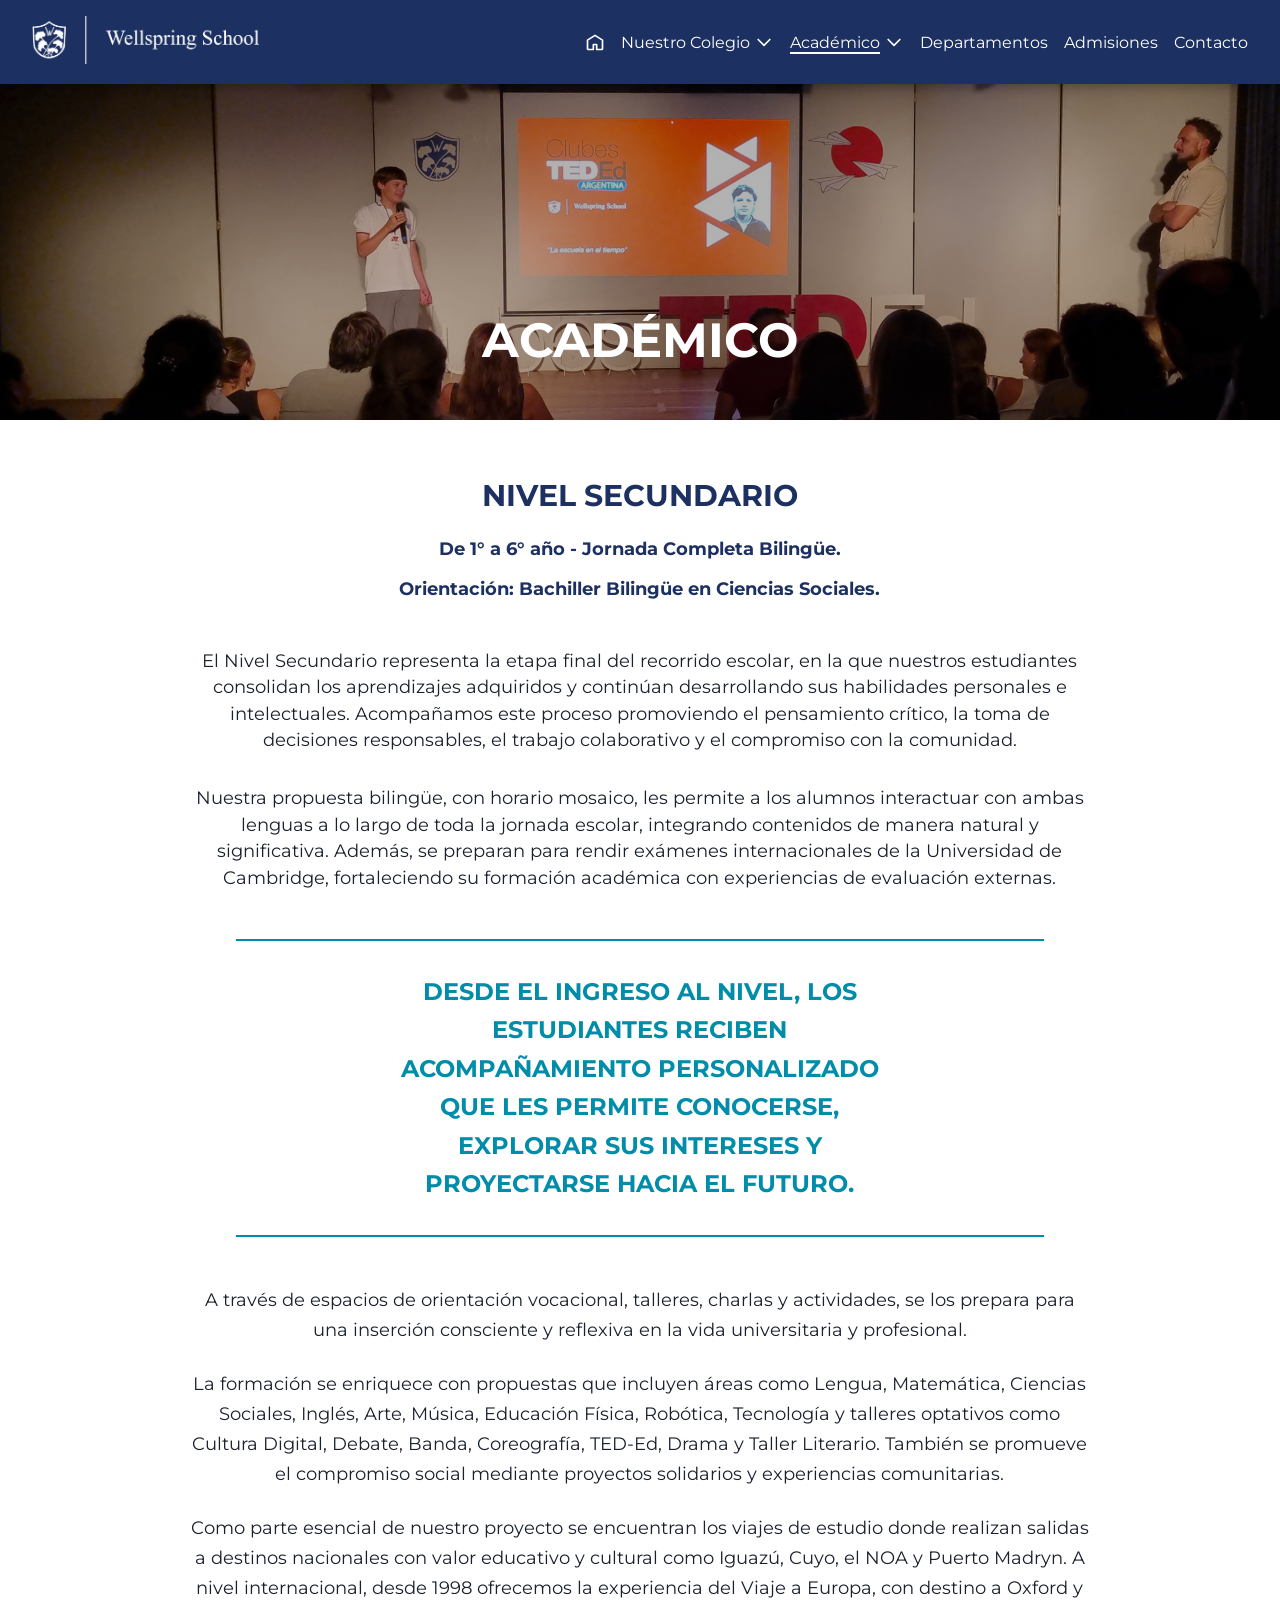
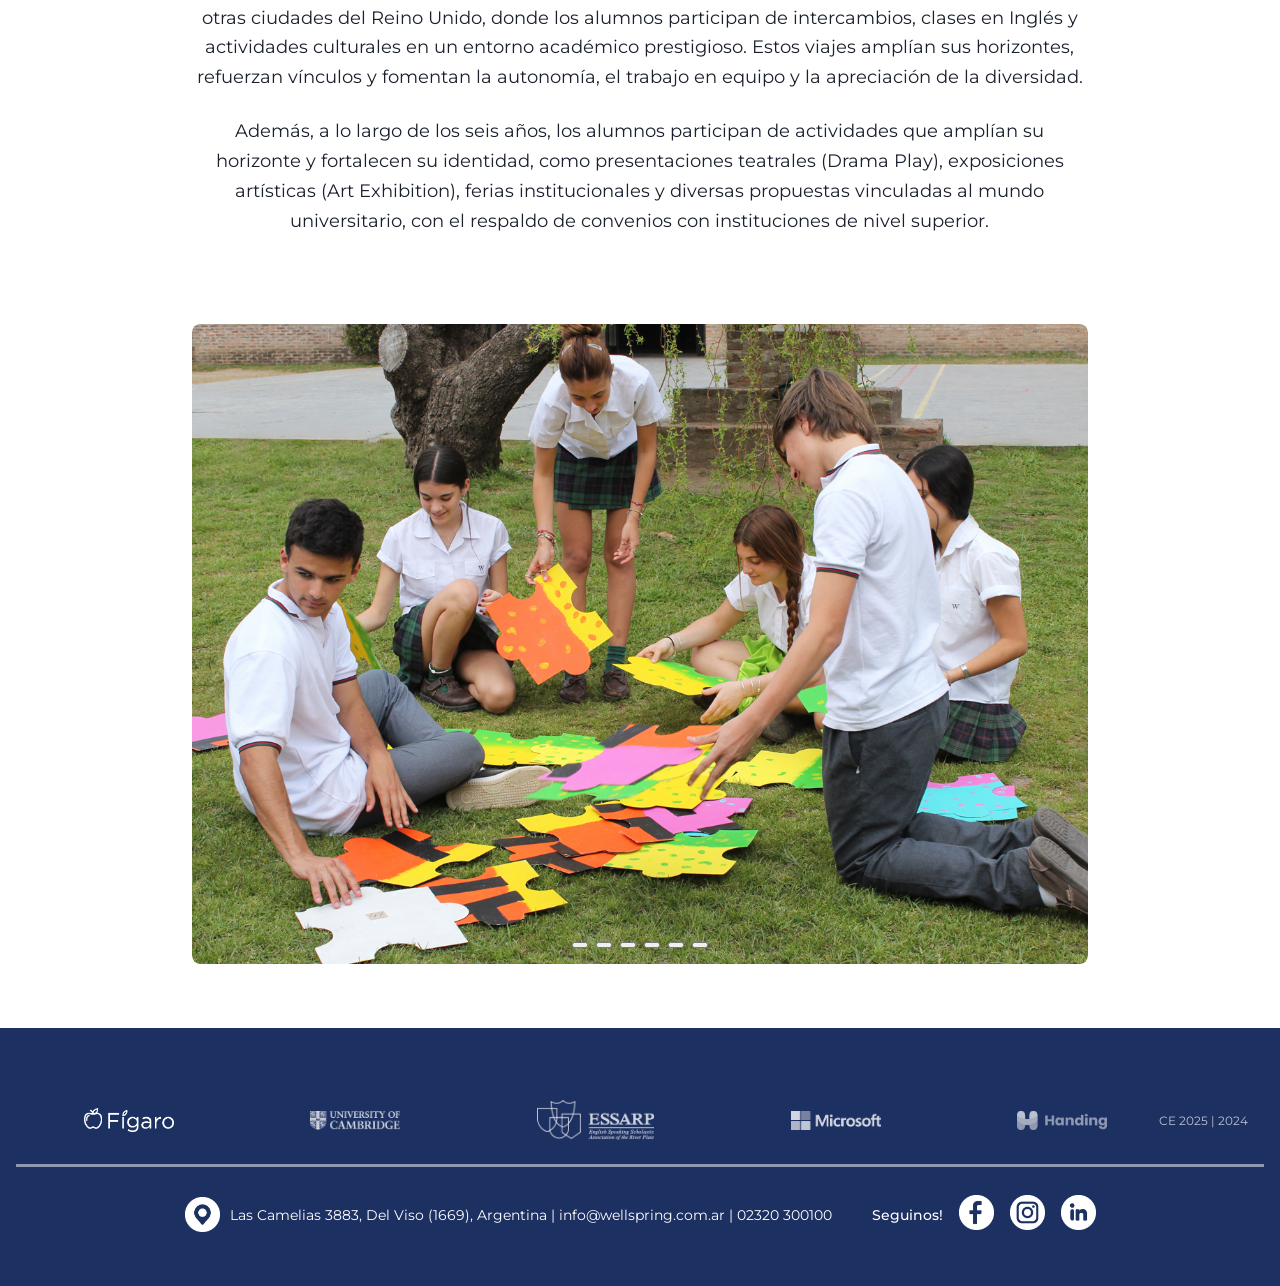
<file: secundaria.html>
<!DOCTYPE html>
<html lang="es">
<head>
    <meta charset="UTF-8">
    <meta name="viewport" content="width=device-width, initial-scale=1.0">
    
    <title>Nivel Secundario | Colegio Wellspring</title>
    <meta name="description" content="Conoce el Nivel Secundario del Colegio Wellspring. Un programa que prepara a los estudiantes para la universidad y la vida profesional con un enfoque en liderazgo y ética.">
    <meta name="robots" content="index, follow">
    <link rel="canonical" href="http://www.wellspring.com.ar/secundaria.html">
    
    <meta property="og:title" content="Nivel Secundario | Colegio Wellspring">
    <meta property="og:description" content="Formación sólida para el futuro académico y profesional.">
    <meta property="og:image" content="img/secundaria-hero.jpg"> 
    <meta property="og:url" content="http://www.wellspring.com.ar/secundaria.html">
    <meta property="og:type" content="article">

    <meta name="twitter:card" content="summary_large_image">
    <meta name="twitter:title" content="Nivel Secundario | Colegio Wellspring">
    <meta name="twitter:description" content="Preparación académica, liderazgo y valores para la educación superior.">
    <meta name="twitter:image" content="img/secundaria-hero.jpg">
    <link rel="preconnect" href="https://fonts.googleapis.com">
    <link rel="preconnect" href="https://fonts.gstatic.com" crossorigin>
    <link href="https://fonts.googleapis.com/css2?family=Montserrat:wght@400;600;700;800&display=swap" rel="stylesheet">
    <link rel="stylesheet" href="css/style.css">
    <link rel="icon" type="image/jpeg" href="img/favicon.jpeg">
</head>
<body class="page-body fixed-blue-header"> 
    <header class="main-header" id="main-header">
        <div class="header-container">
            <a href="index.html" class="logo-link">
                <img src="img/logo_wellspring.png" alt="Logo del Colegio Wellspring" class="logo">
            </a>
            
            <nav id="desktop-nav" class="desktop-nav">
                <a href="index.html" class="nav-link home-icon-link" aria-label="Ir a la página de inicio">
                    <svg xmlns="http://www.w3.org/2000/svg" class="home-icon" fill="none" viewBox="0 0 24 24">
                        <path stroke-linecap="round" stroke-linejoin="round" stroke-width="2" d="M3 9.75L12 4l9 5.75V20a1 1 0 01-1 1h-6v-6H10v6H4a1 1 0 01-1-1V9.75z" />
                    </svg>
                </a>
                
                <div class="dropdown-menu">
                    <a href="quienes-somos.html" class="nav-link dropdown-toggle" aria-expanded="false" aria-controls="qs-submenu-desktop"> 
                        <span>Nuestro Colegio</span>
                        <svg xmlns="http://www.w3.org/2000/svg" class="dropdown-icon" fill="none" viewBox="0 0 24 24"> 
                            <path stroke-linecap="round" stroke-linejoin="round" stroke-width="2" d="M19 9l-7 7-7-7" />
                        </svg>
                    </a>
                    <div id="qs-submenu-desktop" class="dropdown-submenu">
                        <a href="quienes-somos.html#historia" class="submenu-link">Historia</a> 
                        <a href="quienes-somos.html#infra" class="submenu-link">Infraestructura</a>
                        <a href="quienes-somos.html#valores" class="submenu-link">Nuestros Pilares</a>
                    </div>
                </div>

                <div class="dropdown-menu">
                    <a href="index.html#niveles" class="nav-link dropdown-toggle nav-link-activo" aria-expanded="false" aria-controls="niveles-submenu-desktop">
                        <span>Académico</span>
                        <svg xmlns="http://www.w3.org/2000/svg" class="dropdown-icon" fill="none" viewBox="0 0 24 24">
                            <path stroke-linecap="round" stroke-linejoin="round" stroke-width="2" d="M19 9l-7 7-7-7" />
                        </svg>
                    </a>
                    <div id="niveles-submenu-desktop" class="dropdown-submenu">
                        <a href="jardin.html" class="submenu-link">Kinder</a>
                        <a href="primaria.html" class="submenu-link">Primaria</a>
                        <a href="secundaria.html" class="submenu-link nav-link-activo">Secundaria</a>
                    </div>
                </div>

                <a href="dptos.html" class="nav-link">Departamentos</a>
                <a href="admisiones.html" class="nav-link">Admisiones</a>
                <a href="contacto.html" class="nav-link">Contacto</a>
            </nav>

            <button id="menu-btn" class="menu-toggle-btn" aria-label="Abrir menú de navegación" aria-controls="mobile-menu" aria-expanded="false">
                <svg id="icon-open" class="menu-icon" fill="none" stroke="currentColor" stroke-width="2" viewBox="0 0 24 24">
                    <path stroke-linecap="round" stroke-linejoin="round" d="M4 6h16M4 12h16M4 18h16" />
                </svg>
                <svg id="icon-close" class="menu-icon menu-icon-close hidden" fill="none" stroke="currentColor" stroke-width="2" viewBox="0 0 24 24">
                    <path stroke-linecap="round" stroke-linejoin="round" d="M6 18L18 6M6 6l12 12" />
                </svg>
            </button>
        </div>
          
        <nav id="mobile-menu" class="mobile-nav-menu hidden">
    
            <button id="qs-btn" class="mobile-nav-link menu-toggle-button" aria-expanded="false" aria-controls="qs-submenu">
                <span>Nuestro Colegio</span>
                <svg xmlns="http://www.w3.org/2000/svg" class="mobile-arrow-icon" fill="none" viewBox="0 0 24 24" stroke="currentColor">
                    <path stroke-linecap="round" stroke-linejoin="round" stroke-width="2" d="M19 9l-7 7-7-7" />
                </svg>
            </button>
            <div id="qs-submenu" class="mobile-submenu hidden"> 
                <a href="quienes-somos.html#historia" class="mobile-submenu-link">Historia</a>
                <a href="quienes-somos.html#infra" class="mobile-submenu-link">Infraestructura</a>
                <a href="quienes-somos.html#valores" class="mobile-submenu-link">Nuestros Pilares</a>
            </div>

            <button id="niveles-btn" class="mobile-nav-link menu-toggle-button" aria-expanded="false" aria-controls="niveles-submenu">
                <span>Académico</span>
                <svg xmlns="http://www.w3.org/2000/svg" class="mobile-arrow-icon" fill="none" viewBox="0 0 24 24" stroke="currentColor">
                    <path stroke-linecap="round" stroke-linejoin="round" stroke-width="2" d="M19 9l-7 7-7-7" />
                </svg>
            </button>
            <div id="niveles-submenu" class="mobile-submenu hidden">
                <a href="jardin.html" class="mobile-submenu-link">Kinder</a>
                <a href="primaria.html" class="mobile-submenu-link">Primaria</a>
                <a href="secundaria.html" class="mobile-submenu-link">Secundaria</a>
            </div>
            <a href="dptos.html" class="mobile-nav-link">
                <span>Departamentos</span>
            </a>
            <a href="admisiones.html" class="mobile-nav-link">
                <span>Admisiones</span>
            </a>
            <a href="contacto.html" class="mobile-nav-link">
                <span>Contacto</span>
            </a>
        </nav>
    </header>
    <main>
        <section id="inicio" class="hero-section-page page-section-hero" style="background-image: url('img/encabezado_es.jpg');" data-scroll-mt aria-labelledby="main-heading">
            <div class="hero-overlay-page"></div>
            <div class="hero-content hero-content-page">
                <h1 id="main-heading" class="page-title">ACADÉMICO</h1>
            </div>
        </section>

        <section class="section-content-wrapper section-niveles-content">
            <div class="section-container">
                <h2 class="section-subtitle-primary text-center">NIVEL SECUNDARIO</h2>
                
                <h3 class="kinder-subtitle-time">De 1° a 6° año - Jornada Completa Bilingüe.</h3>
                <h3 class="kinder-subtitle-time">Orientación: Bachiller Bilingüe en Ciencias Sociales.</h3>

                <div class="level-main-text-box">
                    <p class="main-text-body">
                    El Nivel Secundario representa la etapa final del recorrido escolar, en la que nuestros estudiantes consolidan los aprendizajes adquiridos y continúan desarrollando sus habilidades personales e intelectuales. Acompañamos este proceso promoviendo el pensamiento crítico, la toma de decisiones responsables, el trabajo colaborativo y el compromiso con la comunidad.
                    </p>
                    <p class="main-text-body">
                    Nuestra propuesta bilingüe, con horario mosaico, les permite a los alumnos interactuar con ambas lenguas a lo largo de toda la jornada escolar, integrando contenidos de manera natural y significativa. Además, se preparan para rendir exámenes internacionales de la Universidad de Cambridge, fortaleciendo su formación académica con experiencias de evaluación externas.
                    </p>
                </div>

                <div class="level-main-text-box">
                    <div class="main-text-highlight">
                        DESDE EL INGRESO AL NIVEL, LOS
                        <span class="highlight-line">ESTUDIANTES RECIBEN</span>
                        <span class="highlight-line">ACOMPAÑAMIENTO PERSONALIZADO</span>
                        <span class="highlight-line">QUE LES PERMITE CONOCERSE,</span>
                        <span class="highlight-line">EXPLORAR SUS INTERESES Y</span>
                        <span class="highlight-line">PROYECTARSE HACIA EL FUTURO.</span>
                    </div>
                </div>

                <div class="level-supporting-text-bottom">
                    <p class="supporting-paragraph">
                    A través de espacios de orientación vocacional, talleres, charlas y actividades, se los prepara para una inserción consciente y reflexiva en la vida universitaria y profesional.
                    </p>
                    <p class="supporting-paragraph">
                    La formación se enriquece con propuestas que incluyen áreas como Lengua, Matemática, Ciencias Sociales, Inglés, Arte, Música, Educación Física, Robótica, Tecnología y talleres optativos como Cultura Digital, Debate, Banda, Coreografía, TED-Ed, Drama y Taller Literario. También se promueve el compromiso social mediante proyectos solidarios y experiencias comunitarias.
                    </p>
                    <p class="supporting-paragraph">
                    Como parte esencial de nuestro proyecto se encuentran los viajes de estudio donde realizan salidas a destinos nacionales con valor educativo y cultural como Iguazú, Cuyo, el NOA y Puerto Madryn. A nivel internacional, desde 1998 ofrecemos la experiencia del Viaje a Europa, con destino a Oxford y otras ciudades del Reino Unido, donde los alumnos participan de intercambios, clases en Inglés y actividades culturales en un entorno académico prestigioso. Estos viajes amplían sus horizontes, refuerzan vínculos y fomentan la autonomía, el trabajo en equipo y la apreciación de la diversidad.
                    </p>
                     <p class="supporting-paragraph">
                    Además, a lo largo de los seis años, los alumnos participan de actividades que amplían su horizonte y fortalecen su identidad, como presentaciones teatrales (Drama Play), exposiciones artísticas (Art Exhibition), ferias institucionales y diversas propuestas vinculadas al mundo universitario, con el respaldo de convenios con instituciones de nivel superior.
                    </p>
                </div>
            </div>
        </section>
        <div class="carousel-wrapper-niv">
                    <div id="infra-carousel" class="flex-carousel">
                        <img src="img/sectores_es_1.jpg" alt="Chicos de jardin estudiando" class="carousel-slide tamanocar" loading="lazy">
                        <img src="img/sectores_es_2.jpg" alt="Chicos y su creatividad" class="carousel-slide tamanocar" loading="lazy">
                        <img src="img/sectores_es_3.jpg" alt="Chicos del jardin jugando" class="carousel-slide tamanocar" loading="lazy">
                        <img src="img/sectores_es_4.jpg" alt="Chicos del jardin aprendiendo al aire libre" class="carousel-slide tamanocar" loading="lazy">
                        <img src="img/sectores_es_5.jpg" alt="Chicos recibiendo diploma" class="carousel-slide tamanocar" loading="lazy">
                        <img src="img/sectores_es_6.jpg" alt="Familia en kinder day" class="carousel-slide tamanocar" loading="lazy">
                    </div>
                    <button id="infra-prev" aria-label="Anterior imagen de infraestructura" class="carousel-nav-btn-niv carousel-prev-niv">❮</button>
                    <button id="infra-next" aria-label="Siguiente imagen de infraestructura" class="carousel-nav-btn-niv carousel-next-niv">❯</button>
                    <div id="infra-dots" class="carousel-dots-container-niv"></div>
        </div>
    </main>

    <footer id="contacto" class="main-footer" data-scroll-mt>
            <div class="footer-convenios">
            <div class="convenios-grid footer-convenios-grid">
                <img src="img/pie_figaro_logo-01.png" alt="Logo de Fígaro" class="convenio-logo-sm" loading="lazy">
                <img src="img/pie-cambridge.png" alt="Logo de Cambridge" class="convenio-logo-sm" loading="lazy">
                <img src="img/pie-essarp.png" alt="Logo de ESSARP" class="convenio-logo-lg" loading="lazy">
                <img src="img/pie-microsoft.png" alt="Logo de Microsoft" class="convenio-logo-sm" loading="lazy">
                <img src="img/logo_handing.png" alt="Logo de Handing" class="convenio-logo-sm" loading="lazy">
            </div>
            <div class="copyright-year">
                <p>CE 2025 | 2024</p>
            </div>
            </div>   
            <div class="footer-social-bar">
                <div class="container footer-content-flex">
                <div class="footer-contact-info">
                    <img src="img/ubicacion.png" alt="icono de ubicacion" class="logosredes">
                    <span class="contact-detail-link">
                    Las Camelias 3883, Del Viso (1669), Argentina | 
                    info@wellspring.com.ar | 
                    02320 300100
                    </span>
                </div>
                <div class="social-links">
                <p class="social-follow-text">Seguinos!</p> 
                    <a href="https://www.facebook.com/colegiowellspring" target="_blank" class="social-link" aria-label="Facebook del Colegio Wellspring" class="social-text-link">
                        <img src="img/facebook.png" alt="Logo de Facebook" class="logosredes">
                    </a>
                    <a href="https://www.instagram.com/colegiowellspring" target="_blank" aria-label="Instagram del Colegio Wellspring" class="social-text-link">
                        <img src="img/instagram.png" alt="Logo de Instagram" class="logosredes">
                    </a>
                    <a href="https://www.linkedin.com/company/wellspring-school/" target="_blank" class="social-link" aria-label="Canal de Linkedin del Colegio Wellspring" class="social-text-link">
                        <img src="img/linkedin.png" alt="Logo de Linkedin" class="logosredes">
                    </a>
                </div>
                </div>
            </div>
    </footer>
    <script src="js/main.js"></script>
</body>
</html>
</file>
<file: css/style.css>
:root {
    --color-primary: #1d3062;
    --color-secondary: #018da9;
    --color-gray-800: #9c9b9b;
    --color-gray-900: #1a202c;
    --color-gray-50: #f7fafc;
    --color-white: #fff;
    --header-height: 68px; 
}
html, body {
    scroll-behavior: smooth;
    margin: 0;
    padding: 0;
    width: 100%;
    overflow-x: hidden; 
}
.page-body {
    font-family: 'Montserrat', sans-serif;
}
[data-scroll-mt] {
    scroll-margin-top: var(--header-height);
}
/* ====================================
   Header y Navegación
   ==================================== */
.main-header {
    position: fixed;
    top: 0;
    width: 100%;
    z-index: 50;
}
.home-page .main-header {
    border-bottom: 1px solid rgba(255, 255, 255, 0.8); 
}
.main-header.scrolled {
    background-color: var(--color-primary); 
    box-shadow: 0 4px 10px rgba(0, 0, 0, 0.25); 
}
.header-container {
    max-width: 95%; 
    margin-left: auto;
    margin-right: auto;
    display: flex;
    justify-content: space-between;
    align-items: center;
    padding: 1rem; 
}
.logo-link {
    flex-shrink: 0;
}
.logo {
    height: 3rem; 
}
.desktop-nav {
    display: none;
    align-items: center;
    gap: 1rem; 
    color: var(--color-white);
}
@media (min-width: 768px) {
    .desktop-nav {
        display: flex;
    }
}
.nav-link {
    display: flex;
    align-items: center;
    gap: 0.25rem; 
    transition: color 0.3s;
    color: var(--color-white); 
    text-decoration: none;
}
.nav-link:hover, .home-icon-link:hover .home-icon {
    color: var(--color-secondary);
}
.home-icon, .dropdown-icon {
    width: 1.25rem;
    height: 1.25rem;
    stroke: currentColor;
    fill: none;
}
.dropdown-menu {
    position: relative;
}
.dropdown-menu::after {
    content: "";
    position: absolute;
    top: 100%;
    left: 0;
    width: 100%;
    height: 10px; 
    background: transparent;
}
.dropdown-submenu {
    position: absolute;
    left: 0;
    margin-top: 0.5rem;
    width: 14rem; 
    background-color: var(--color-white);
    border: 1px solid rgba(0, 0, 0, 0.1);
    border-radius: 0.25rem;
    box-shadow: 0 10px 15px -3px rgba(0, 0, 0, 0.1), 0 4px 6px -2px rgba(0, 0, 0, 0.05);
    display: none !important;;
    transition: opacity 0.3s, visibility 0.3s;
    z-index: 50;
    color: var(--color-gray-800);
}
.dropdown-menu:hover > .dropdown-submenu {
    display: block !important;
}

.submenu-link {
    display: block;
    padding: 0.5rem 1rem;
    transition: background-color 0.2s;
}
.submenu-link:hover {
    background-color: var(--color-gray-50);
}
.hidden {
    display: none !important; 
}
.menu-toggle-btn {
    display: block;
    border: none;
    background: none;
    cursor: pointer;
}
.menu-icon {
    width: 1.5rem;
    height: 1.5rem;
    color: var(--color-white);
}
@media (min-width: 768px) {
    .menu-toggle-btn {
        display: none;
    }
}
.mobile-nav-menu {
    background-color: var(--color-primary); 
    color: var(--color-white); 
    border-top: 1px solid var(--color-secondary);
    display: block; 
    position: absolute;
    width: 100%;
    left: 0;
    top: var(--header-height);
    max-height: calc(100vh - var(--header-height));
    overflow-y: auto;
    z-index: 40;
}
@media (min-width: 768px) {
    .mobile-nav-menu {
        display: none !important; 
    }
}
.mobile-nav-link {
    display: flex;
    justify-content: space-between;
    align-items: center;
    width: 100%;
    text-align: left;
    background: none; 
    border: 0;
    color: var(--color-white); 
    padding: 1rem 1.5rem; 
    font-weight: 600; 
    font-size: 0.8rem; 
    border-bottom: 1px solid rgba(255, 255, 255, 0.2); 
    box-sizing: border-box;
    text-decoration: none; 
    transition: background-color 0.2s;
    cursor: pointer;
}
.mobile-nav-link:hover {
    background-color: rgba(255, 255, 255, 0.1); 
    color: var(--color-secondary); 
}
.mobile-nav-link span {
    text-transform: uppercase;
}
.mobile-arrow-icon {
    height: 1.25rem;
    width: 1.25rem;
    stroke: var(--color-white); 
    transition: transform 0.3s;
}
.mobile-nav-link[aria-expanded="true"] .mobile-arrow-icon {
    transform: rotate(180deg);
}
.mobile-submenu {
    background-color: #2c3e50;
    padding: 0.5rem 0; 
    border-bottom: 1px solid rgba(255, 255, 255, 0.2); 
    color: var(--color-white); 
    }
.mobile-submenu-link {
    display: block;
    padding: 0.75rem 2.5rem; 
    font-size: 1rem;
    font-weight: 400; 
    color: var(--color-white);
    text-decoration: none;
    transition: background-color 0.2s;
}
.mobile-submenu-link:hover {
    background-color: var(--color-secondary); 
    color: var(--color-white);
}
.desktop-nav {
    display: none; 
}
@media (min-width: 768px) {
    .desktop-nav {
        display: flex;
    }
}
.desktop-nav .nav-link-activo {
    text-decoration: underline;
    text-decoration-thickness: 2px; 
    text-underline-offset: 4px; 
}
.desktop-nav .nav-link-activo:hover {
    color: var(--color-secondary);
}

.fixed-blue-header .main-header {
    background-color: var(--color-primary); 
    box-shadow: 0 4px 10px rgba(0, 0, 0, 0.25); 
}

.fixed-blue-header .main-header.scrolled {
    background-color: var(--color-primary);
    box-shadow: 0 4px 10px rgba(0, 0, 0, 0.25);
}

/* ====================================
   Main Content - Secciones
   ==================================== */
.hero-section {
    position: relative;
    height: 80vh;
    display: flex;
    align-items: center;
    justify-content: center;
    text-align: center;
    color: var(--color-white);
    padding: 0 1rem;
}
.hero-video {
    position: absolute;
    inset: 0;
    width: 100%;
    height: 100%;
    object-fit: cover;
}
.hero-overlay {
    position: absolute;
    inset: 0;
    background-color: rgba(0, 0, 0, 0.4);
}
.hero-content {
    position: relative;
    padding: 1.5rem 2rem;
    border-radius: 0.5rem;
    z-index: 10;
}
.hero-title {
    font-size: 2.25rem; 
    font-weight: 700; 
    margin-top: 15rem;
}
@media (min-width: 768px) {
    .hero-title {
        font-size: 3.25rem;
        max-width: 80%;
        margin-left: auto;
        margin-right: auto;
    }
}
@keyframes fadeIn {
    from {
        opacity: 0;
        transform: translateY(10px);
    }
    to {
        opacity: 1;
        transform: translateY(0);
    }
}
.animate-fadeIn, .animate-fadeInDown {
    animation: fadeIn 0.10s ease-out forwards;
    opacity: 0;
}
.animate-fadeInDown {
    animation-duration: 4s;
}
.delay-100 {
    animation-delay: 0.2s;
}
.section-admisiones {
    text-align: center;
    background-color: var(--color-gray-50);
}
.section-quienes, .section-instagram, .maps-column-center{
    padding: 3rem 1rem;
    background-color: var(--color-white);
}
.section-niveles {
    padding: 3rem 1rem;
}

.container.mx-auto {
    width: 100%; 
    max-width: 90%;
    margin-left: auto;
    margin-right: auto; 
}
.section-content {
    margin-left: auto;
    margin-right: auto;
    text-align: center;
}
.section-title {
    font-size: 1.875rem; 
    font-weight: 700;
    color: var(--color-primary);
    margin-bottom: 1.5rem;
    text-align: center;
}
@media (min-width: 768px) {
    .section-title {
        font-size: 2.25rem;
    }
}
.section-text-center {
    max-width: 70%; 
    margin-left: auto;
    margin-right: auto;
    font-size: 1.125rem; 
    line-height: 1.625; 
    color: var(--color-gray-900);
}
.section-text-centera {
    max-width: 70%; 
    margin-left: auto;
    margin-right: auto;
    font-size: 1.125rem; 
    line-height: 1.625; 
    color: var(--color-gray-900);
    margin-top: 4rem;
}
.cta-button-admisiones {
    display: inline-block;
    background-color: var(--color-secondary);
    color: var(--color-white);
    font-weight: 700;
    padding: 0.75rem 2rem;
    box-shadow: 0 10px 15px -3px rgba(0, 0, 0, 0.1);
    transition: all 0.3s;
    text-decoration: none;
    margin-top: 4rem;
    font-size: 20px;
}
.cta-button-admisiones:hover {
    background-color: var(--color-primary);
    transform: scale(1.05);
}
.cta-button-primary {
    display: inline-block;
    margin-top: 1rem;
    background-color: var(--color-white);
    color: var(--color-primary);
    padding: 0.75rem 1.5rem;
    transition: background-color 0.3s;
    font-weight: 600;
    box-shadow: 0 1px 3px 0 rgba(0, 0, 0, 0.1);
    text-decoration: none;
    border: solid 1px #1d3062;
}
.cta-button-primary:hover {
    background-color: var(--color-secondary);
}
.card-grid {
    display: grid;
    gap: 1.5rem; 
    text-align: center; 
}
@media (min-width: 768px) {
    .card-grid {
        grid-template-columns: repeat(3, minmax(0, 1fr));
    }
}
.level-card {
    background-color: var(--color-white);
    padding: 0; 
    border-radius: 0.5rem; 
    box-shadow: 0 1px 3px rgba(0, 0, 0, 0.1), 0 5px 15px rgba(0, 0, 0, 0.05); 
    overflow: hidden; 
    transition: all 0.3s;
    margin-bottom: 40px;
}
.level-card:hover{
    transform: scale(1.05);
    opacity: 0.9;
}
.card-image {
    width: 100%;
    height: 25rem; 
    object-fit: cover;
    border-radius: 0; 
    margin-bottom: 0;
    display: block; 
}
.object-focus-top-mid {
    object-position: center 25%;
}
.object-focus-top-cen {
    object-position: center 32%;
}
.card-title-band {
    position: relative;
    padding: 1rem 0; 
    background-color: #20b2aa;
    text-align: center;
}
.card-title {
    font-size: 1.2rem;
    font-weight: 700;
    color: var(--color-white); 
    margin: 0;
    text-transform: uppercase;
    letter-spacing: 0.05em; 
}
.card-title:hover {
   color: var(--color-primary);
}
.card-button {
    text-decoration: none;
}
.instagram-embed-wrapper {
    display: flex;
    justify-content: center;
    width: 100%;
}
.instagram-iframe {
    width: 100%;
    border-radius: 0.75rem;
    box-shadow: 0 25px 50px -12px rgba(0, 0, 0, 0.25);
}
.instagram-caption {
    margin-top: 1.5rem;
    color: var(--color-gray-800);
}
.map-iframe {
    width: 100%;
    max-width: 100%;
    height: 30.5rem;
    border: 0;
    border-radius: 0.75rem;
}

.submenu-link {
    display: block;
    padding: 0.5rem 1rem;
    transition: background-color 0.2s;
    text-decoration: none;
    color: var(--color-gray-900);
}
.dropdown-submenu {
    display: none; 
}
/* ====================================
   Quienes Somos
   ==================================== */
.hero-section-page {
    position: relative;
    height: 22rem; 
    background-size: cover;
    background-position: center;
    display: flex;
    align-items: center;
    justify-content: center;
    text-align: center;
    color: var(--color-white);
    margin-top: var(--header-height);
}
.hero-overlay-page {
    position: absolute;
    inset: 0;
    background-color: rgba(0, 0, 0, 0.3); 
}
.hero-content-page {
    position: relative;
    padding: 1.5rem 2rem;
    z-index: 10;
}
.page-title {
    font-size: 2.25rem; 
    font-weight: 700;
    margin-bottom: 0.5rem;
    margin-top: 200px;
}
@media (min-width: 768px) {
    .page-title {
        font-size: 3rem;
    }
}
.section-content-wrapper {
    padding: 4rem 1rem;
    background-color: var(--color-white);
}
.section-container {
    max-width: 80%;
    margin-left: auto;
    margin-right: auto;
    text-align: center;
}
.section-subtitle-primary {
    font-size: 1.875rem; 
    font-weight: 700;
    color: var(--color-primary);
    margin-bottom: 1.5rem;
}
.section-text-default {
    color: var(--color-gray-900);
    margin-bottom: 1.5rem;
    line-height: 1.625;
    margin-left: auto;
    margin-right: auto;
    font-size: 1.125rem;
}
.responsive-image {
    width: 100%;
    height: auto;
    border-radius: 0.5rem;
    box-shadow: 0 20px 25px -5px rgba(0, 0, 0, 0.1), 0 10px 10px -5px rgba(0, 0, 0, 0.04);
}
.image-shadow-xl {
    box-shadow: 0 20px 25px -5px rgba(0, 0, 0, 0.1), 0 10px 10px -5px rgba(0, 0, 0, 0.04);
}
.styled-list {
    font-family: 'Montserrat', sans-serif;
    line-height: 1.6;
    margin: 5rem 0;
    padding: 2rem 0;
    border-top: 2px solid var(--color-secondary);
    border-bottom: 2px solid var(--color-secondary);    
    margin-left: auto;
    margin-right: auto;
}
.centered-values-list {
    list-style: none; 
    padding: 10;
    margin: 1.5rem auto; 
    text-align: center; 
    max-width: 500px; 
}
.value-item {
    position: relative;
    display: inline-block; 
    text-align: center; 
    font-size: 1.3rem; 
    font-weight: 700;
    color: var(--color-secondary); 
    margin-bottom: 0.8rem;
}
.value-item::before {
    content: "•";
    color: var(--color-secondary); 
    font-weight: 800;
    margin-right: 0.5rem; 
}
.four-column-grid {
    display: grid;
    gap: 1rem;
    margin-bottom: 3rem;
}
@media (min-width: 768px) {
    .four-column-grid {
        grid-template-columns: repeat(4, minmax(0, 1fr));
    }
}
.gallery-image {
    width: 100%;
    height: 100%; 
    object-fit: cover;
    border-radius: 0.5rem;
    box-shadow: 0 4px 6px rgba(0, 0, 0, 0.1);
}
.carousel-wrapper {
    position: relative;
    width: 100%;
    overflow: hidden;
    margin-bottom: 3rem;
    border-radius: 0.5rem;
}
.flex-carousel {
    display: flex;
    transition: transform 0.7s ease-in-out;
    will-change: transform;
}
.carousel-slide {
    width: 100%;
    height: 100%; 
    object-fit: cover;
    border-radius: 0.5rem;
    flex-shrink: 0;
}
.carousel-slide-mobile { 
    width: 100%;
    height: 100%; 
    display: block; 
    object-fit: cover;
}
.carousel-nav-btn {
    position: absolute;
    top: 50%;
    transform: translateY(-50%);
    background-color: rgba(0, 75, 135, 0.7);
    color: var(--color-white);
    padding: 0.75rem;
    border-radius: 9999px;
    border: none;
    cursor: pointer;
    transition: opacity 0.3s, background-color 0.3s;
    opacity: 0;
    box-shadow: 0 4px 6px rgba(0, 0, 0, 0.1);
}
.carousel-wrapper:hover .carousel-nav-btn {
    opacity: 1;
}
.carousel-nav-btn:hover {
    background-color: var(--color-primary);
}
.carousel-prev {
    left: 0.5rem;
}
.carousel-next {
    right: 0.5rem;
}
.carousel-dots-container {
    position: absolute;
    bottom: 1rem;
    left: 50%;
    transform: translateX(-50%);
    display: flex;
    gap: 0.5rem;
}
.metrics-grid {
    display: grid;
    gap: 2rem;
    text-align: center;
    background-color: #9c9b9b;
    padding: 2rem;
    border-radius: 0.5rem;
    box-shadow: inset 0 2px 4px rgba(0, 0, 0, 0.06);
}
@media (min-width: 768px) {
    .metrics-grid {
        grid-template-columns: repeat(3, minmax(0, 1fr));
    }
}
.metric-number {
    font-size: 2.25rem;
    font-weight: 800;
    color: var(--color-white);
}
.metric-label {
    color: var(--color-white);
    font-weight: 700;
    font-size: 1.4rem;
    margin-top: -20px;
}
.section-pilares {
    background-color: #f3f4f6; 
}
.mvv-card {
    margin-left: auto;
    margin-right: auto;
    padding: 3rem;
    box-shadow: 0 25px 50px -12px rgba(0, 0, 0, 0.25);
    text-align: center;
}
.mvv-card-primary {
    background-color: #9c9b9b;
    color: var(--color-white);
}
.mvv-card-white {
    background-color: var(--color-white);
}
.mvv-card-secondary {
    background-color: #9c9b9b;
    color: var(--color-white);
}   
.mvv-title {
    font-size: 1.875rem;
    font-weight: 700;
    margin-bottom: 1rem;
}
.mvv-title-primary {
    color: var(--color-primary);
}
.mvv-title-white {
    color: var(--color-white);
}
.mvv-text {
    font-size: 1.125rem;
    max-width: 80%;
    margin-left: auto;
    margin-right: auto;
}
.mvv-text-default {
    color: var(--color-gray-900);
}
.mvv-text-white {
    color: var(--color-white);
}
.show-desktop {
    display: block !important; 
}
.show-mobile {
    display: none !important;
}
@media (max-width: 768px) {
    .show-desktop {
        display: none !important;
    }   
    .show-mobile {
        display: block !important;
    }
}
/* ====================================
   Dptos
   ==================================== */
.content-wrapper {
    max-width: 80%;
    margin-left: auto;
    margin-right: auto;
    padding-left: 1rem;
    padding-right: 1rem;
    padding-top: 4rem; 
    padding-bottom: 4rem;
    display: flex;
    flex-direction: column;
    gap: 5rem;
}
.section-departamento {
    display: grid;
    gap: 2.5rem;
    align-items: center;
}
@media (min-width: 768px) {
    .section-departamento {
        grid-template-columns: repeat(2, minmax(0, 1fr));
    }
}
.dpto-title {
    font-size: 1.875rem; 
    font-weight: 700;
    color: var(--color-primary);
    margin-bottom: 1rem;
    font-family: 'Montserrat', sans-serif;
    text-align: center;
}
.dpto-text-p {
    font-size: 1.1rem; 
    color: var(--color-gray-900);
    margin-bottom: 0.75rem;
    line-height: 1.5;
    text-align: center;
}
.dpto-image {
    width: 100%;
    height: 100%; 
    object-fit: cover;
    border-radius: 0.75rem;
    box-shadow: 0 20px 25px -5px rgba(0, 0, 0, 0.1), 0 10px 10px -5px rgba(0, 0, 0, 0.04); 
}
/* ====================================
   Niveles
   ==================================== */
.section-subtitle-primary {
    color: var(--color-primary);
    text-align: center;
}
.section-niveles-content {
    padding-top: 2rem; 
    padding-bottom: 4rem;
}
.kinder-subtitle-time {
    font-size: 1.125rem;
    font-weight: 700;
    color: var(--color-primary);
    text-align: center;
    margin-bottom: 0.2rem;
}
.kinder-subtitle-timea {
    font-size: 1.125rem;
    font-weight: 700;
    color: var(--color-primary);
    text-align: center;
    margin-bottom: 0.2rem;
    margin-top: 3rem;
}
.level-main-text-box {
    max-width: 90%;
    margin: 3rem auto 0;
    padding: 0 1rem;
}
.main-text-body {
    font-size: 1.1rem;
    line-height: 1.5;
    color: var(--color-gray-900);
    margin-bottom: 2rem;
    margin-top: 2rem;
    text-align: center;
}
.main-text-highlight {
    font-family: 'Montserrat', sans-serif;
    font-size: 1.5rem;
    font-weight: 700;
    line-height: 1.6;
    color: var(--color-secondary);
    text-align: center;
    margin: 2rem 0;
    padding: 2rem 0;
    border-top: 2px solid var(--color-secondary);
    border-bottom: 2px solid var(--color-secondary);    
    display: block;
    max-width: 90%;
    margin-left: auto;
    margin-right: auto;
}
.highlight-line {
    display: block;
}
.level-supporting-text-bottom {
    max-width: 90%; 
    margin: 3rem auto 0;
    padding: 0 1rem;
}
.supporting-paragraph {
    font-size: 1.1rem;
    line-height: 1.7;
    color: var(--color-gray-900);
    text-align: center; 
    margin-bottom: 1.5rem;
}
.carousel-wrapper-niv {
    position: relative;
    width: 100%;
    max-width: 70%;
    overflow: hidden;
    margin-bottom: 3rem;
    border-radius: 0.5rem;
    margin-left: auto;
    margin-right: auto;
}
.carousel-nav-btn-niv {
    position: absolute;
    top: 50%;
    transform: translateY(-50%);
    background-color: rgba(0, 75, 135, 0.7);
    color: var(--color-white);
    padding: 0.75rem;
    border-radius: 9999px;
    border: none;
    cursor: pointer;
    transition: opacity 0.3s, background-color 0.3s;
    opacity: 0;
    box-shadow: 0 4px 6px rgba(0, 0, 0, 0.1);
}
.carousel-wrapper-niv:hover .carousel-nav-btn-niv {
    opacity: 1;
}
.carousel-nav-btn-niv:hover {
    background-color: var(--color-primary);
}
.carousel-prev-niv {
    left: 0.5rem;
}
.carousel-next-niv {
    right: 0.5rem;
}
.carousel-dots-container-niv {
    position: absolute;
    bottom: 1rem;
    left: 50%;
    transform: translateX(-50%);
    display: flex;
    gap: 0.5rem;
}
.tamanocar {
    width: 100%;
    height: 100%; 
    object-fit: cover;
    border-radius: 0.5rem;
    flex-shrink: 0;
}

.contact-form {
    background-color: var(--color-gray-50); 
    padding: 3rem;
    max-width: 80%;
    width: 95%;
    margin: 2rem auto;
    border-radius: 10px;
    display: block;  
    justify-content: center;    
}

.form-grid {
    display: grid;
    grid-template-columns: 1fr 1fr; 
    gap: 3rem;
    justify-content: center;
}                                                                                                                                                                                                                                                                                                                                                                                                                                                                                                                                                                                                                                                                                                                                                                                                                                                   
.form-column {
    display: flex;                                                                                                                                                                                                                                                                                                                                                                                                                                                                                                                                                                                                                                                                                                                                                                                                                                                                                                                                                                                                                                                                                                                                                                                                                                                                          
    flex-direction: column;
    gap: 1.2rem;
    margin: 0;
    padding: 0;
    width: 100%;
}
.contact-form input, 
.contact-form textarea {
    width: 100% !important;
    padding: 0.8rem;
    border: 1px solid var(--color-primary);
    border-radius: 10px;
    font-size: 1rem;
    outline: none;
    box-sizing: border-box;
    font-family: 'Montserrat', sans-serif;
}
.contact-form textarea {
    height: 100%; 
    resize: none;
}

.form-footer {
    display: flex;
    justify-content: center;
    margin-top: 1.5rem;
}

.btn-enviar {
    background-color: transparent;
    color: var(--color-primary);
    border: 1.5px solid var(--color-primary);
    padding: 0.6rem 2.5rem;
    font-weight: 700;
    cursor: pointer;
    transition: all 0.3s ease;
    border-radius: 10px;
}

.btn-enviar:hover {
    background-color: var(--color-secondary);
    color: white;
}

@media (max-width: 768px) {
    .contact-form {
        padding: 1.5rem; 
        max-width: 95%; 
        margin: 1rem auto;
        box-sizing: border-box;
    }

    .form-grid {
        grid-template-columns: 1fr; 
        gap: 1.2rem; 
    }

    .contact-form textarea {
        height: 150px; 
    }

    .form-footer {
        justify-content: center;
        margin-top: 1.5rem;
    }
    
    .btn-enviar {
        width: 100%; 
        padding: 0.8rem;
    }
}
/* ====================================
   Footer
   ==================================== */
.main-footer {
    background-color: var(--color-primary);
    color: var(--color-white);
    padding-top: 3rem;
    padding-bottom: 1.5rem;
    margin-top: 4rem;
}
.footer-convenios {
    max-width: 95%;
    margin-left: auto;
    margin-right: auto;
    padding: 1.5rem 1rem;
    display: flex; 
    justify-content: space-between; 
    align-items: center;
    border-bottom: 3px solid rgba(255, 255, 255, 0.5); 

}
.footer-convenios-grid {
    display: flex; 
    justify-content: space-around;
    align-items: center;
    gap: 1.5rem; 
    flex-grow: 1; 
    flex-wrap: wrap;
}
@media (min-width: 768px) {
    .footer-convenios-grid {
        grid-template-columns: repeat(5, 1fr); 
        gap: 2rem;
    }
}
.convenio-logo-sm {
    height: 2.5rem; 
    max-width: 90px;
    object-fit: contain;
}
.convenio-logo-lg {
    height: 2.5rem; 
    max-width: 140px; 
    object-fit: contain;
}
.copyright-year {
    font-size: 0.75rem;
    color: rgba(255, 255, 255, 0.7);
    text-align: right;
    display: none; 
}
@media (min-width: 768px) {
    .copyright-year {
        display: block;
    }
}
.footer-social-bar {
    max-width: 90%;
    margin-left: auto;
    margin-right: auto;
    padding: 1.5rem 1rem;
    text-align: center; 
}
.footer-content-flex {
    display: flex;
    justify-content: center; 
    align-items: center; 
    flex-wrap: wrap; 
}

.footer-contact-info {
    display: flex;
    align-items: center;
    gap: 10px;
    font-size: 0.9rem;
}
.social-links {
    display: flex;
    justify-content: center; 
    align-items: center; 
    gap: 1rem; 
    flex-wrap: wrap;
    margin-left: 40px;
}
@media (min-width: 700px) {
    .social-links {
        justify-content: center;
    }
}
.logosredes{
    width: 35px; 
    height: 35px;
    object-fit: contain; 
    transition: opacity 0.3s;
}
.social-follow-text {
    color: var(--color-white);
    font-size: 0.9rem;
    font-weight: 500;
    white-space: nowrap; 
}
.contact-detail-link {
    color: var(--color-white);
    text-decoration: none;
}
@media (max-width: 768px) {
    .footer-content-flex {
        flex-direction: column; 
        text-align: center;
        gap: 20px; 
        padding: 20px 10px;
    }

}
</file>
